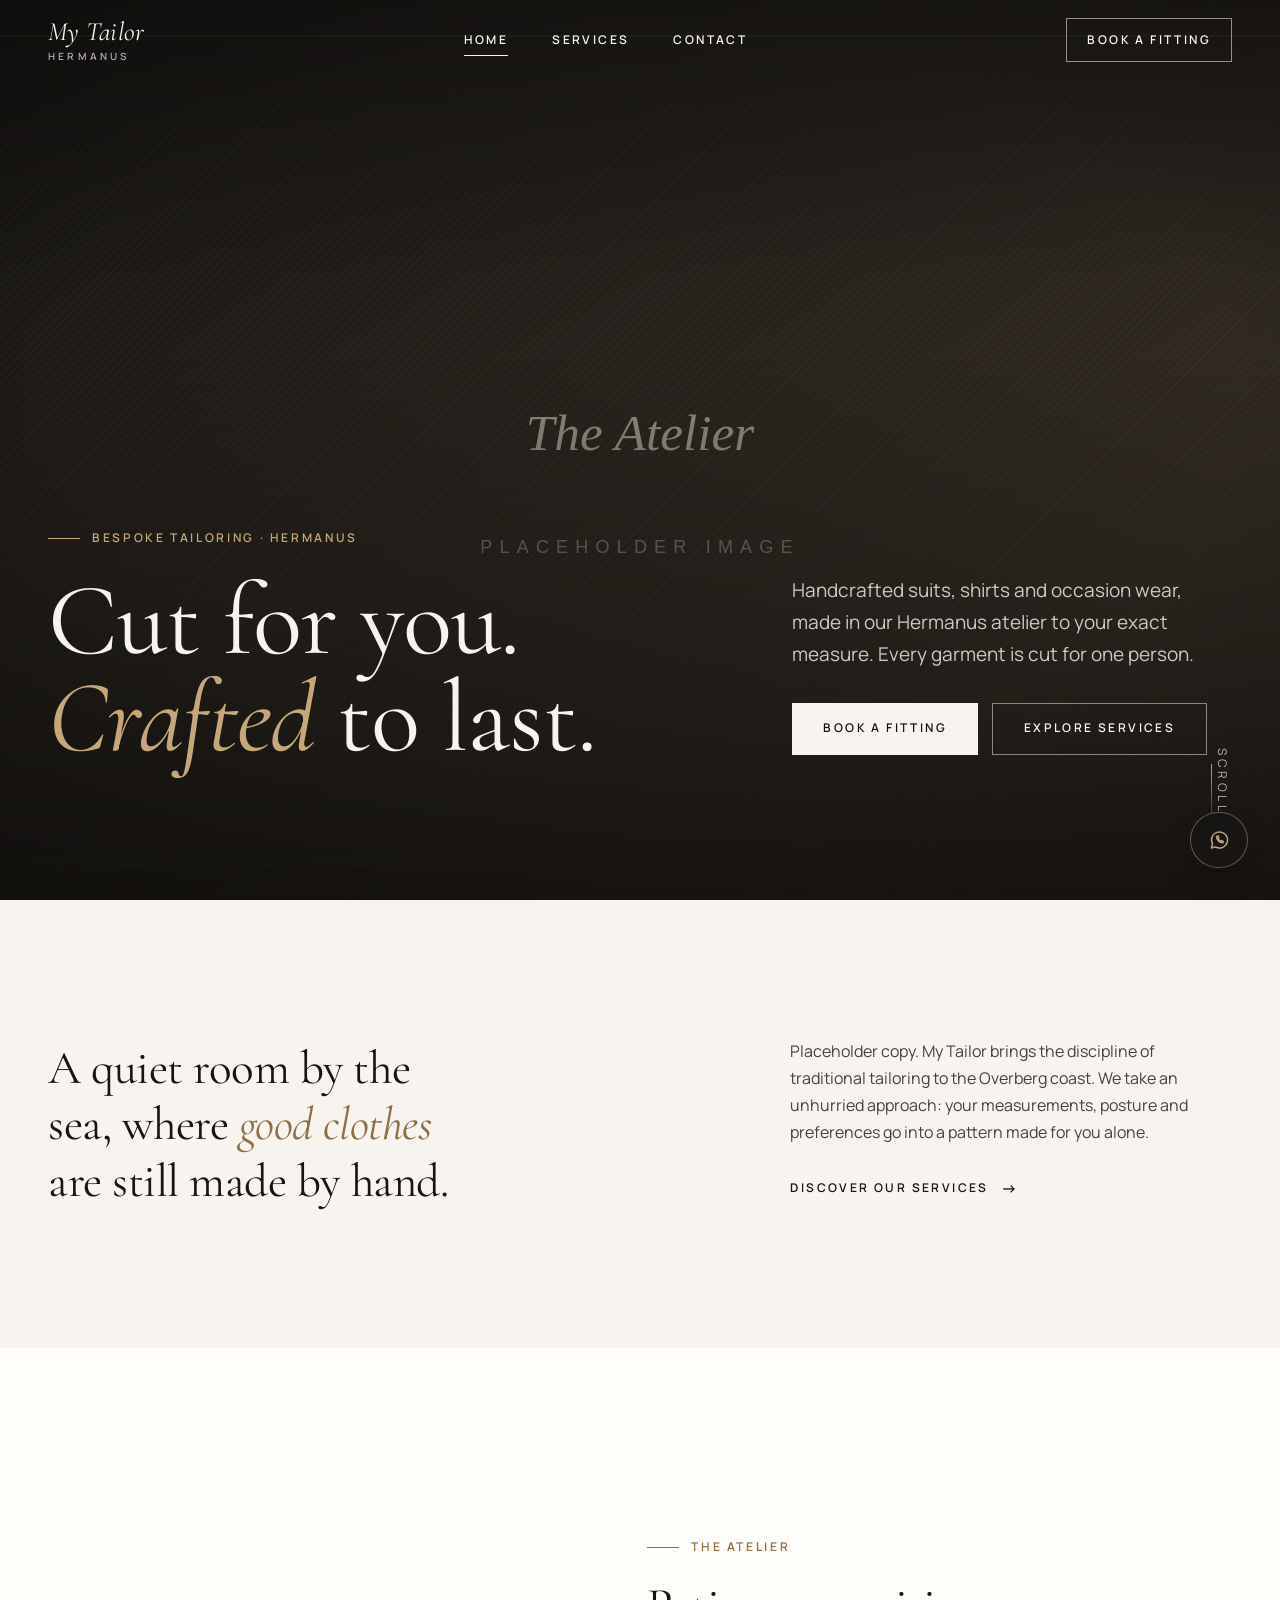
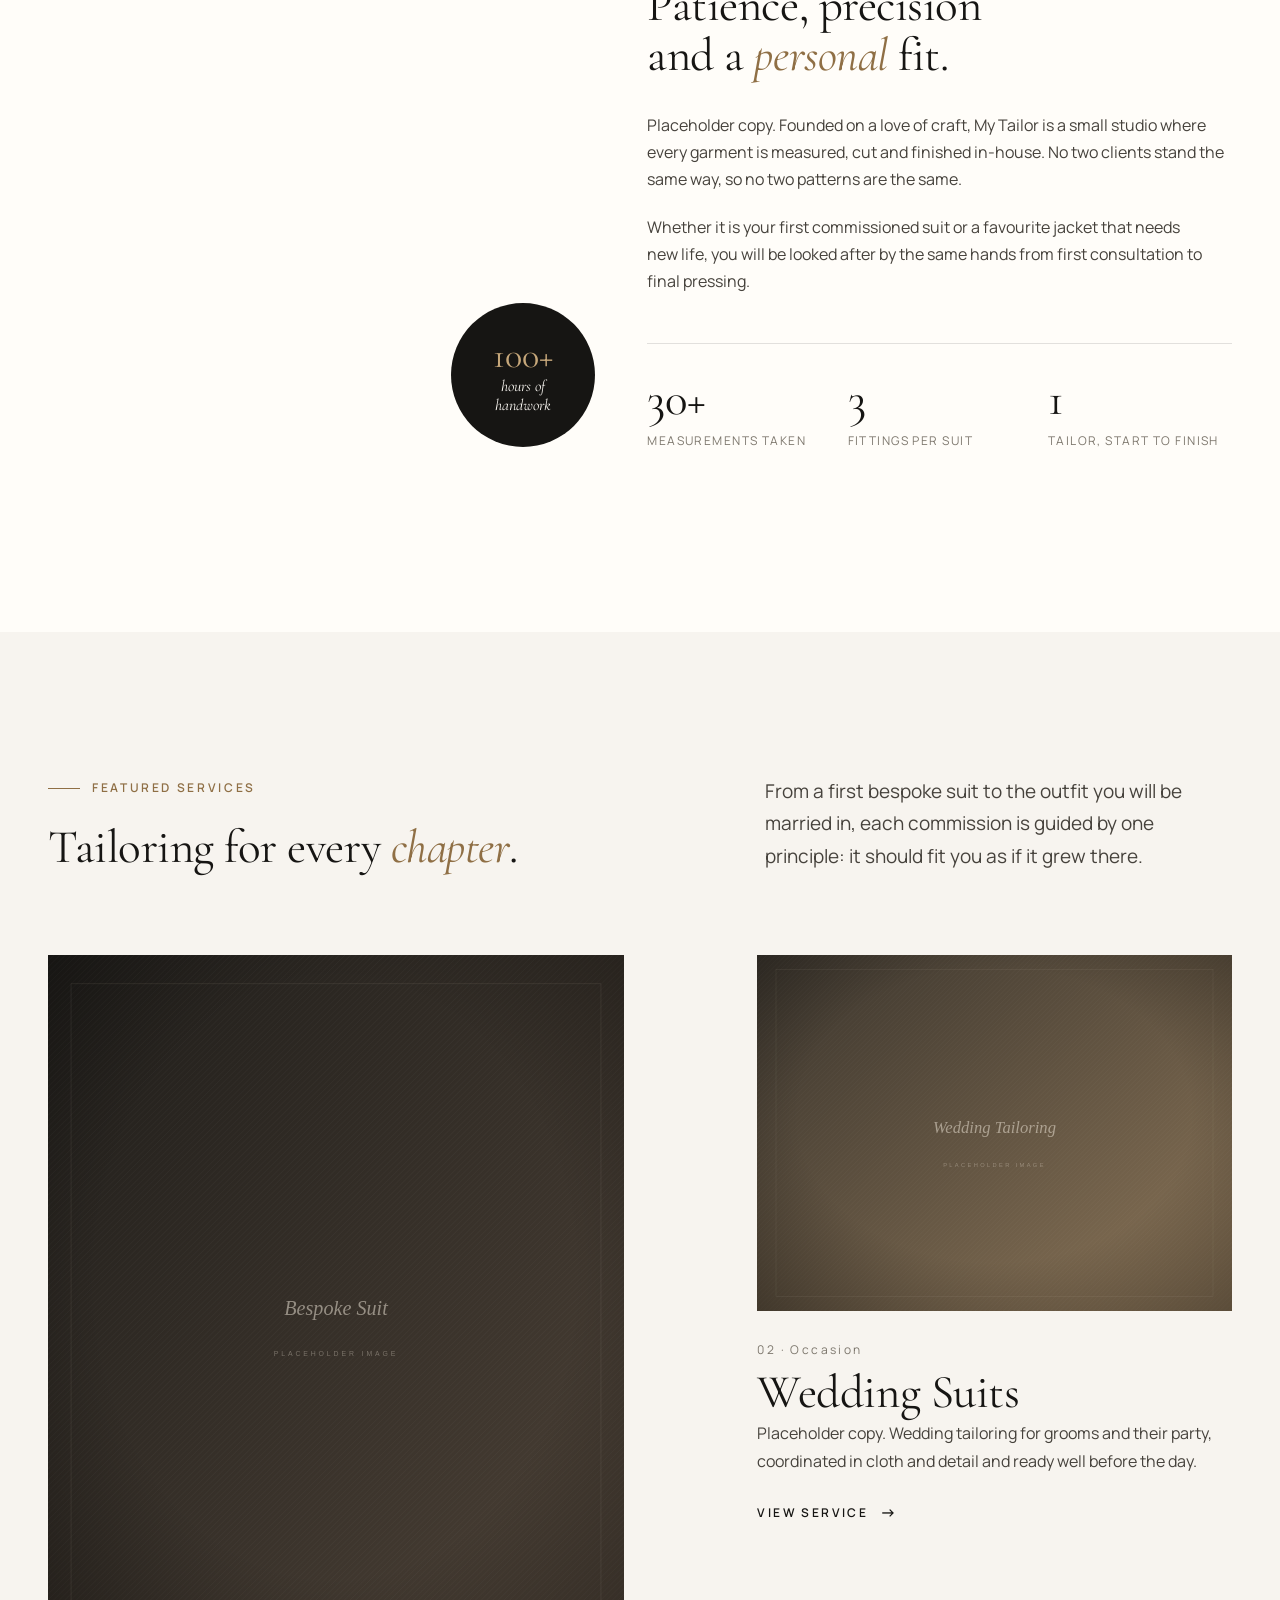
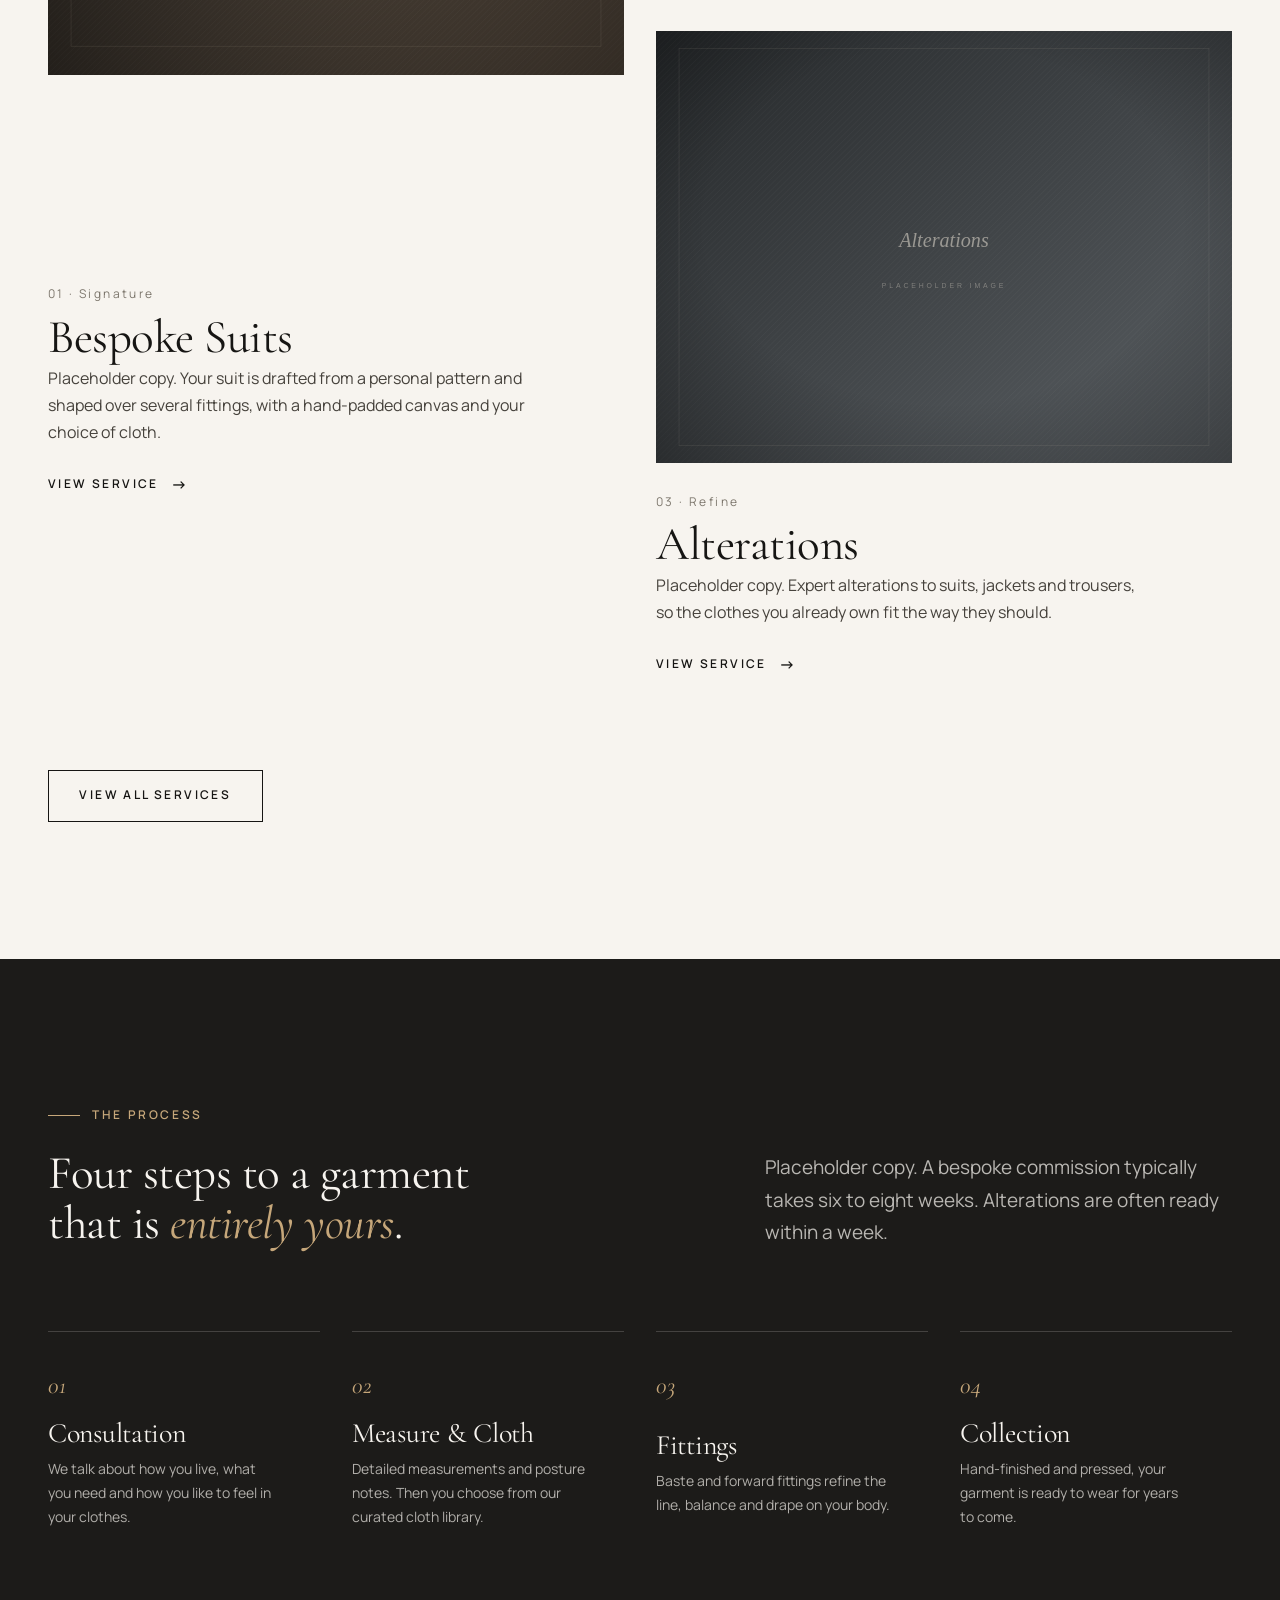
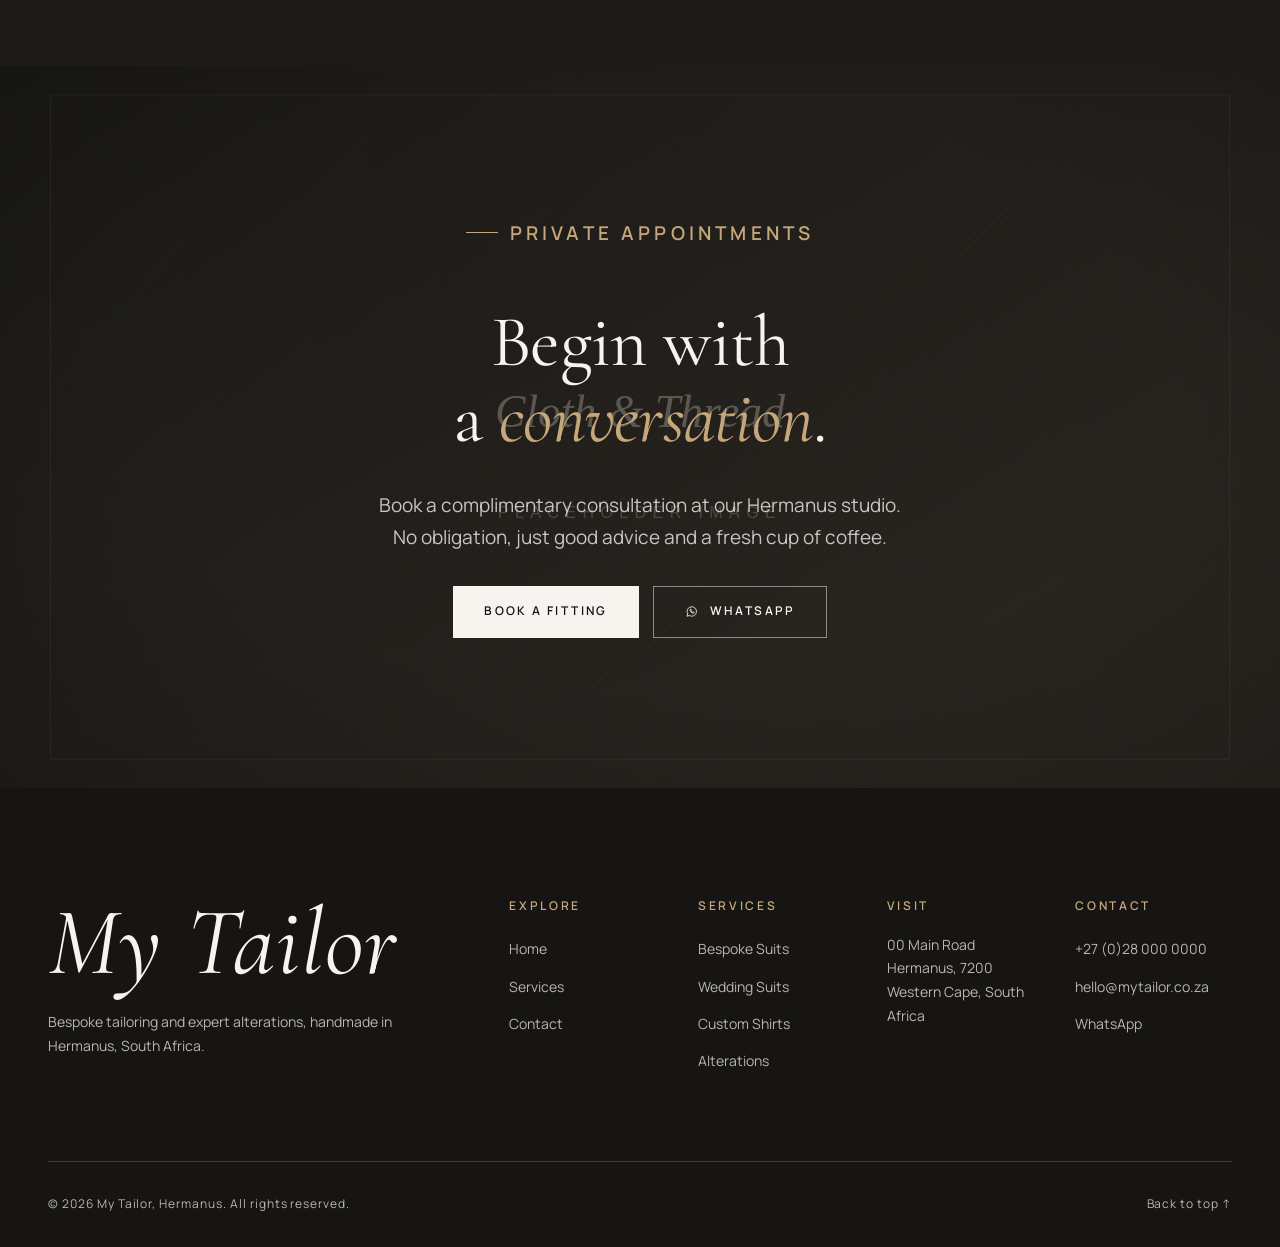
<file: index.html>
<!doctype html>
<html lang="en-ZA">
<head>
  <meta charset="utf-8">
  <meta name="viewport" content="width=device-width, initial-scale=1, viewport-fit=cover">
  <script>document.documentElement.classList.add("js");</script>

  <!-- Primary SEO -->
  <title>My Tailor | Bespoke Tailor in Hermanus, South Africa</title>
  <meta name="description" content="My Tailor is a bespoke tailoring atelier in Hermanus. Handcrafted suits, wedding tailoring, custom shirts and expert alterations, cut to your exact measure.">
  <link rel="canonical" href="https://project-keaton.github.io/My-tailor-/">
  <meta name="robots" content="index, follow">
  <meta name="theme-color" content="#161513">
  <meta name="geo.region" content="ZA-WC">
  <meta name="geo.placename" content="Hermanus">

  <!-- Open Graph / Social -->
  <meta property="og:type" content="website">
  <meta property="og:locale" content="en_ZA">
  <meta property="og:site_name" content="My Tailor">
  <meta property="og:title" content="My Tailor | Bespoke Tailor in Hermanus">
  <meta property="og:description" content="Handcrafted suits, wedding tailoring and expert alterations, cut to your exact measure in Hermanus, South Africa.">
  <meta property="og:url" content="https://project-keaton.github.io/My-tailor-/">
  <meta property="og:image" content="https://project-keaton.github.io/My-tailor-/assets/images/og-image.png">
  <meta property="og:image:width" content="1200">
  <meta property="og:image:height" content="630">
  <meta property="og:image:alt" content="My Tailor, bespoke tailoring in Hermanus">
  <meta name="twitter:card" content="summary_large_image">
  <meta name="twitter:title" content="My Tailor | Bespoke Tailor in Hermanus">
  <meta name="twitter:description" content="Handcrafted suits, wedding tailoring and expert alterations in Hermanus, South Africa.">
  <meta name="twitter:image" content="https://project-keaton.github.io/My-tailor-/assets/images/og-image.png">

  <!-- Icons -->
  <link rel="icon" href="favicon.svg" type="image/svg+xml">

  <!-- Performance: preconnect fonts, preload hero image -->
  <link rel="preconnect" href="https://fonts.googleapis.com">
  <link rel="preconnect" href="https://fonts.gstatic.com" crossorigin>
  <link rel="stylesheet" href="https://fonts.googleapis.com/css2?family=Cormorant+Garamond:ital,wght@0,400;0,500;1,400&family=Manrope:wght@400;500;600&display=swap">
  <link rel="preload" as="image" href="assets/images/hero.svg" fetchpriority="high">
  <link rel="stylesheet" href="assets/css/styles.css">

  <!-- Local Business structured data -->
  <script type="application/ld+json">
  {
    "@context": "https://schema.org",
    "@type": ["LocalBusiness", "ClothingStore"],
    "@id": "https://project-keaton.github.io/My-tailor-/#business",
    "name": "My Tailor",
    "description": "Bespoke tailoring atelier in Hermanus offering handcrafted suits, wedding tailoring, corporate tailoring, custom shirts and expert alterations.",
    "url": "https://project-keaton.github.io/My-tailor-/",
    "logo": "https://project-keaton.github.io/My-tailor-/favicon.svg",
    "image": "https://project-keaton.github.io/My-tailor-/assets/images/og-image.png",
    "telephone": "+27280000000",
    "email": "hello@mytailor.co.za",
    "priceRange": "RR–RRR",
    "currenciesAccepted": "ZAR",
    "address": {
      "@type": "PostalAddress",
      "streetAddress": "00 Main Road",
      "addressLocality": "Hermanus",
      "addressRegion": "Western Cape",
      "postalCode": "7200",
      "addressCountry": "ZA"
    },
    "geo": { "@type": "GeoCoordinates", "latitude": -34.4187, "longitude": 19.2345 },
    "areaServed": ["Hermanus", "Overberg", "Western Cape"],
    "openingHoursSpecification": [
      { "@type": "OpeningHoursSpecification", "dayOfWeek": ["Monday","Tuesday","Wednesday","Thursday","Friday"], "opens": "09:00", "closes": "17:00" },
      { "@type": "OpeningHoursSpecification", "dayOfWeek": "Saturday", "opens": "09:00", "closes": "13:00" }
    ],
    "hasMap": "https://www.google.com/maps/search/?api=1&query=Hermanus%2C+South+Africa",
    "sameAs": []
  }
  </script>
</head>

<body class="page--home">
  <!-- Icon sprite -->
  <svg width="0" height="0" style="position:absolute" aria-hidden="true" focusable="false">
    <symbol id="i-wa" viewBox="0 0 24 24"><g fill="none" stroke="currentColor" stroke-width="1.5" stroke-linejoin="round"><path d="M3.6 20.4l1.3-4.3a8.6 8.6 0 1 1 3.1 3.1z"/><path d="M9.1 8.2c-.2 3.3 3.4 6.9 6.7 6.7l.9-1.5-2-1-.9.8a5 5 0 0 1-2.9-2.9l.8-.9-1-2z"/></g></symbol>
  </svg>

  <a class="skip-link" href="#main">Skip to content</a>

  <!-- ============ Header ============ -->
  <header class="site-header" data-header>
    <div class="container header-inner">
      <a class="brand" href="index.html" aria-label="My Tailor, home">
        <span class="brand-name">My Tailor</span>
        <span class="brand-sub">Hermanus</span>
      </a>

      <nav class="primary-nav" aria-label="Primary">
        <ul>
          <li><a href="index.html" aria-current="page">Home</a></li>
          <li><a href="services.html">Services</a></li>
          <li><a href="contact.html">Contact</a></li>
        </ul>
      </nav>

      <a class="btn btn--sm header-cta" href="contact.html">Book a Fitting</a>

      <button class="nav-toggle" type="button" aria-expanded="false" aria-controls="mobile-menu" aria-label="Open menu" data-nav-toggle>
        <span data-nav-label aria-hidden="true">Menu</span>
        <span class="nav-toggle__bars" aria-hidden="true"></span>
      </button>
    </div>
  </header>

  <div class="mobile-menu" id="mobile-menu">
    <nav aria-label="Mobile">
      <ul class="mobile-menu__list">
        <li><a href="index.html" aria-current="page">Home <span>01</span></a></li>
        <li><a href="services.html">Services <span>02</span></a></li>
        <li><a href="contact.html">Contact <span>03</span></a></li>
      </ul>
    </nav>
    <div class="mobile-menu__foot">
      <a class="btn btn--block" href="contact.html">Book a Fitting</a>
      <a class="btn btn--outline btn--block" href="https://wa.me/27000000000" target="_blank" rel="noopener">
        <svg aria-hidden="true"><use href="#i-wa"/></svg> WhatsApp Us
      </a>
      <p>00 Main Road, Hermanus · Mon–Sat by appointment</p>
    </div>
  </div>

  <main id="main">

    <!-- ============ Hero ============ -->
    <section class="hero" aria-labelledby="hero-title">
      <div class="hero__media">
        <!-- Replace with a real photograph. Suggested: 2400×1500 WebP with srcset. -->
        <img src="assets/images/hero.svg" alt="Master tailor chalking a suit jacket at a cutting table in the My Tailor atelier" width="1600" height="1000" fetchpriority="high" decoding="async">
      </div>

      <div class="container hero__inner">
        <div>
          <p class="eyebrow" data-reveal>Bespoke Tailoring · Hermanus</p>
          <h1 id="hero-title" data-reveal style="--delay:.1s">Cut for you. <em>Crafted</em> to last.</h1>
        </div>
        <div class="hero__side" data-reveal style="--delay:.25s">
          <p class="hero__lead">Handcrafted suits, shirts and occasion wear, made in our Hermanus atelier to your exact measure. Every garment is cut for one person.</p>
          <div class="btn-row" style="margin-top:2rem">
            <a class="btn btn--light" href="contact.html">Book a Fitting</a>
            <a class="btn btn--outline-light" href="services.html">Explore Services</a>
          </div>
        </div>
        <ul class="hero__meta" role="list" data-reveal style="--delay:.4s">
          <li>Est. Hermanus</li>
          <li>Private Fittings</li>
          <li>Hand-finished Detail</li>
        </ul>
      </div>
      <span class="scroll-cue" aria-hidden="true">Scroll</span>
    </section>

    <!-- ============ Intro statement ============ -->
    <section class="section" aria-labelledby="intro-title">
      <div class="container intro-grid">
        <h2 id="intro-title" class="statement" data-reveal>A quiet room by the sea, where <em>good clothes</em> are still made by hand.</h2>
        <div class="prose" data-reveal style="--delay:.15s">
          <p>Placeholder copy. My Tailor brings the discipline of traditional tailoring to the Overberg coast. We take an unhurried approach: your measurements, posture and preferences go into a pattern made for you alone.</p>
          <a class="link-arrow" href="services.html">Discover our services</a>
        </div>
      </div>
    </section>

    <!-- ============ About ============ -->
    <section class="section section--paper" aria-labelledby="about-title">
      <div class="container about">
        <div class="about__media" data-reveal>
          <div class="media" data-reveal="mask">
            <img src="assets/images/about.svg" alt="Close-up of a tailor's hands hand-stitching a jacket lapel" width="900" height="1125" loading="lazy" decoding="async">
          </div>
          <p class="about__badge" aria-hidden="true"><span><strong>100+</strong>hours of<br>handwork</span></p>
        </div>

        <div>
          <p class="eyebrow" data-reveal>The Atelier</p>
          <h2 id="about-title" data-reveal>Patience, precision and a <em>personal</em> fit.</h2>
          <div class="prose" style="margin-top:2rem;--delay:.1s" data-reveal>
            <p>Placeholder copy. Founded on a love of craft, My Tailor is a small studio where every garment is measured, cut and finished in-house. No two clients stand the same way, so no two patterns are the same.</p>
            <p>Whether it is your first commissioned suit or a favourite jacket that needs new life, you will be looked after by the same hands from first consultation to final pressing.</p>
          </div>

          <ul class="stats" data-reveal>
            <li><strong>30+</strong><span>Measurements taken</span></li>
            <li><strong>3</strong><span>Fittings per suit</span></li>
            <li><strong>1</strong><span>Tailor, start to finish</span></li>
          </ul>
        </div>
      </div>
    </section>

    <!-- ============ Featured services ============ -->
    <section class="section" aria-labelledby="featured-title">
      <div class="container">
        <div class="section-head">
          <div>
            <p class="eyebrow" data-reveal>Featured Services</p>
            <h2 id="featured-title" data-reveal>Tailoring for every <em>chapter</em>.</h2>
          </div>
          <p class="lead" data-reveal style="--delay:.1s">From a first bespoke suit to the outfit you will be married in, each commission is guided by one principle: it should fit you as if it grew there.</p>
        </div>

        <div class="featured">
          <article class="feature feature--tall" data-reveal>
            <a href="services.html#bespoke-suits" class="media feature__media" tabindex="-1" aria-hidden="true">
              <img src="assets/images/feature-bespoke.svg" alt="" width="1000" height="1250" loading="lazy" decoding="async">
            </a>
            <div>
              <span class="feature__num">01 · Signature</span>
              <h3><a href="services.html#bespoke-suits">Bespoke Suits</a></h3>
              <p>Placeholder copy. Your suit is drafted from a personal pattern and shaped over several fittings, with a hand-padded canvas and your choice of cloth.</p>
              <a class="link-arrow" href="services.html#bespoke-suits" style="margin-top:1rem">View service<span class="visually-hidden">: Bespoke Suits</span></a>
            </div>
          </article>

          <article class="feature feature--a" data-reveal style="--delay:.1s">
            <a href="services.html#wedding-suits" class="media feature__media" tabindex="-1" aria-hidden="true">
              <img src="assets/images/feature-wedding.svg" alt="" width="1000" height="750" loading="lazy" decoding="async">
            </a>
            <div>
              <span class="feature__num">02 · Occasion</span>
              <h3><a href="services.html#wedding-suits">Wedding Suits</a></h3>
              <p>Placeholder copy. Wedding tailoring for grooms and their party, coordinated in cloth and detail and ready well before the day.</p>
              <a class="link-arrow" href="services.html#wedding-suits" style="margin-top:1rem">View service<span class="visually-hidden">: Wedding Suits</span></a>
            </div>
          </article>

          <article class="feature feature--b" data-reveal style="--delay:.2s">
            <a href="services.html#suit-alterations" class="media feature__media" tabindex="-1" aria-hidden="true">
              <img src="assets/images/feature-alterations.svg" alt="" width="1000" height="750" loading="lazy" decoding="async">
            </a>
            <div>
              <span class="feature__num">03 · Refine</span>
              <h3><a href="services.html#suit-alterations">Alterations</a></h3>
              <p>Placeholder copy. Expert alterations to suits, jackets and trousers, so the clothes you already own fit the way they should.</p>
              <a class="link-arrow" href="services.html#suit-alterations" style="margin-top:1rem">View service<span class="visually-hidden">: Alterations</span></a>
            </div>
          </article>
        </div>

        <div style="margin-top:clamp(3rem,2rem + 4vw,6rem)" data-reveal>
          <a class="btn btn--outline" href="services.html">View All Services</a>
        </div>
      </div>
    </section>

    <!-- ============ Process ============ -->
    <section class="section section--dark" aria-labelledby="process-title">
      <div class="container">
        <div class="section-head">
          <div>
            <p class="eyebrow" data-reveal>The Process</p>
            <h2 id="process-title" data-reveal>Four steps to a garment that is <em>entirely yours</em>.</h2>
          </div>
          <p class="lead" data-reveal style="--delay:.1s">Placeholder copy. A bespoke commission typically takes six to eight weeks. Alterations are often ready within a week.</p>
        </div>

        <ol class="process">
          <li data-reveal>
            <div>
              <h3>Consultation</h3>
              <p>We talk about how you live, what you need and how you like to feel in your clothes.</p>
            </div>
          </li>
          <li data-reveal style="--delay:.08s">
            <div>
              <h3>Measure &amp; Cloth</h3>
              <p>Detailed measurements and posture notes. Then you choose from our curated cloth library.</p>
            </div>
          </li>
          <li data-reveal style="--delay:.16s">
            <div>
              <h3>Fittings</h3>
              <p>Baste and forward fittings refine the line, balance and drape on your body.</p>
            </div>
          </li>
          <li data-reveal style="--delay:.24s">
            <div>
              <h3>Collection</h3>
              <p>Hand-finished and pressed, your garment is ready to wear for years to come.</p>
            </div>
          </li>
        </ol>
      </div>
    </section>

    <!-- ============ CTA ============ -->
    <section class="cta-band cta-band--center" aria-labelledby="cta-title">
      <div class="cta-band__media">
        <img src="assets/images/cta.svg" alt="" width="1600" height="900" loading="lazy" decoding="async">
      </div>
      <div class="container cta-band__inner">
        <p class="eyebrow" data-reveal>Private Appointments</p>
        <h2 id="cta-title" data-reveal>Begin with a <em>conversation</em>.</h2>
        <p data-reveal style="--delay:.1s">Book a complimentary consultation at our Hermanus studio. No obligation, just good advice and a fresh cup of coffee.</p>
        <div class="btn-row" data-reveal style="--delay:.2s;justify-content:center">
          <a class="btn btn--light" href="contact.html">Book a Fitting</a>
          <a class="btn btn--outline-light" href="https://wa.me/27000000000" target="_blank" rel="noopener">
            <svg aria-hidden="true"><use href="#i-wa"/></svg> WhatsApp
          </a>
        </div>
      </div>
    </section>

  </main>

  <!-- ============ Footer ============ -->
  <footer class="site-footer">
    <div class="container">
      <div class="footer-top">
        <div class="footer-brand">
          <a href="index.html" class="brand-name" aria-label="My Tailor, home">My Tailor</a>
          <p>Bespoke tailoring and expert alterations, handmade in Hermanus, South Africa.</p>
        </div>

        <div class="footer-cols">
          <nav class="footer-col" aria-labelledby="f-nav">
            <h2 id="f-nav">Explore</h2>
            <ul>
              <li><a href="index.html">Home</a></li>
              <li><a href="services.html">Services</a></li>
              <li><a href="contact.html">Contact</a></li>
            </ul>
          </nav>
          <nav class="footer-col" aria-labelledby="f-services">
            <h2 id="f-services">Services</h2>
            <ul>
              <li><a href="services.html#bespoke-suits">Bespoke Suits</a></li>
              <li><a href="services.html#wedding-suits">Wedding Suits</a></li>
              <li><a href="services.html#custom-shirts">Custom Shirts</a></li>
              <li><a href="services.html#suit-alterations">Alterations</a></li>
            </ul>
          </nav>
          <div class="footer-col">
            <h2>Visit</h2>
            <address>00 Main Road<br>Hermanus, 7200<br>Western Cape, South Africa</address>
          </div>
          <div class="footer-col">
            <h2>Contact</h2>
            <ul>
              <li><a href="tel:+27280000000">+27 (0)28 000 0000</a></li>
              <li><a href="mailto:hello@mytailor.co.za">hello@mytailor.co.za</a></li>
              <li><a href="https://wa.me/27000000000" target="_blank" rel="noopener">WhatsApp</a></li>
            </ul>
          </div>
        </div>
      </div>

      <div class="footer-bottom">
        <p>© <span data-year>2026</span> My Tailor, Hermanus. All rights reserved.</p>
        <a href="#main">Back to top ↑</a>
      </div>
    </div>
  </footer>

  <!-- Floating WhatsApp -->
  <a class="whatsapp-float" href="https://wa.me/27000000000?text=Hi%20My%20Tailor%2C%20I%27d%20like%20to%20book%20a%20fitting." target="_blank" rel="noopener" aria-label="Chat with My Tailor on WhatsApp">
    <svg aria-hidden="true"><use href="#i-wa"/></svg>
    <span class="whatsapp-float__label" aria-hidden="true">Chat with us</span>
  </a>

  <script src="assets/js/main.js" defer></script>
</body>
</html>
</file>
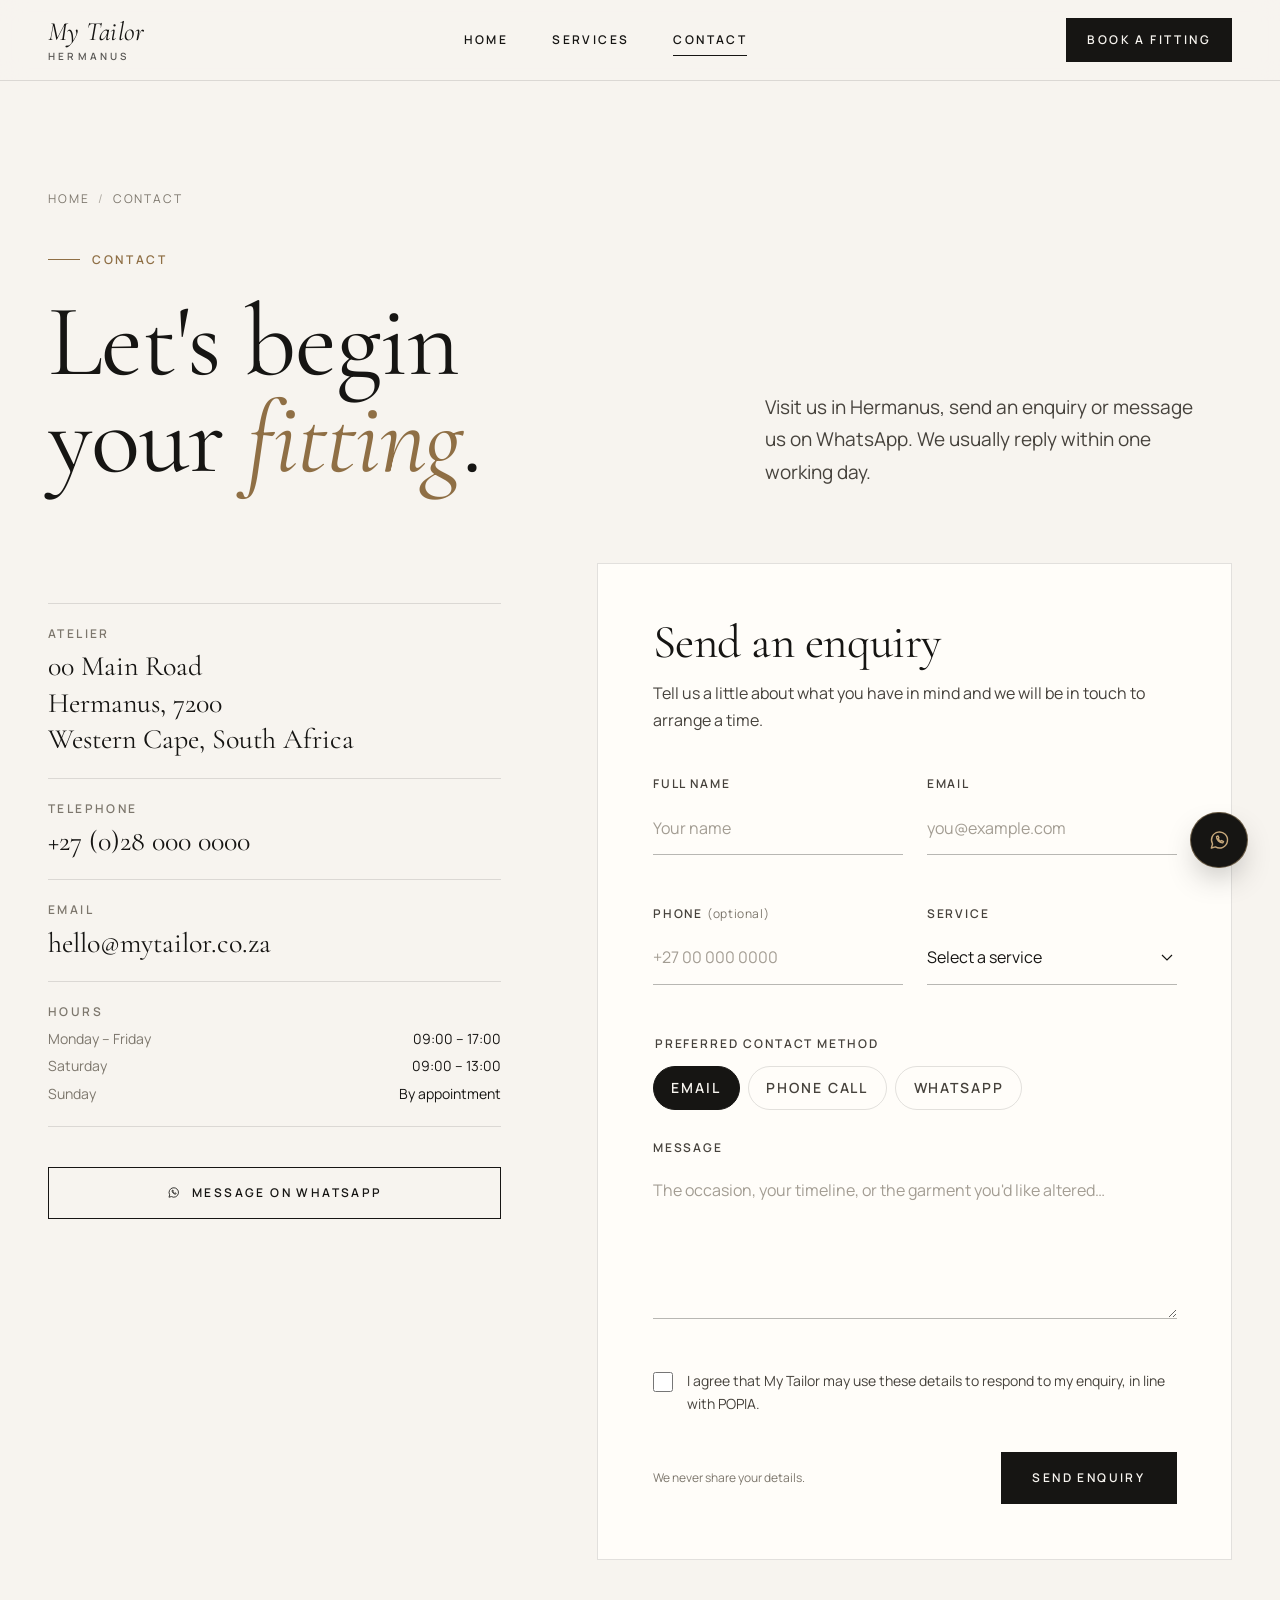
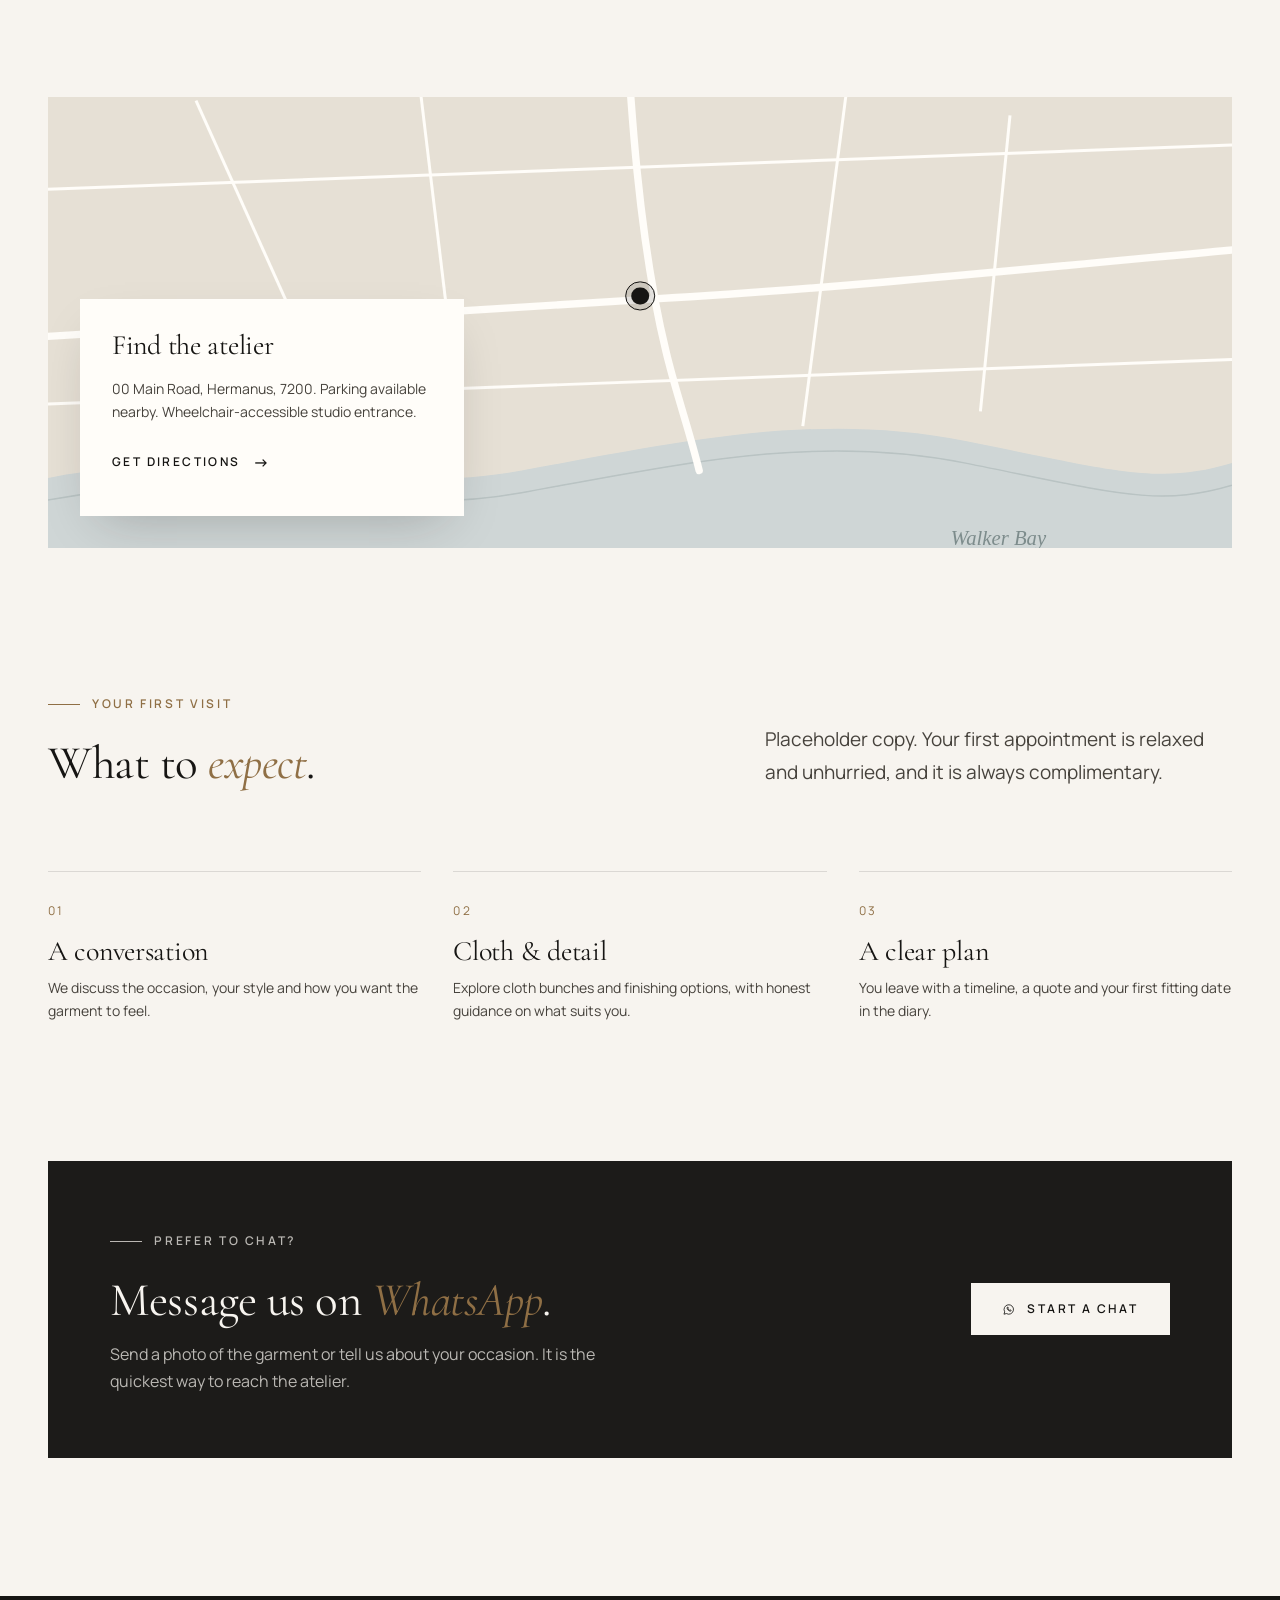
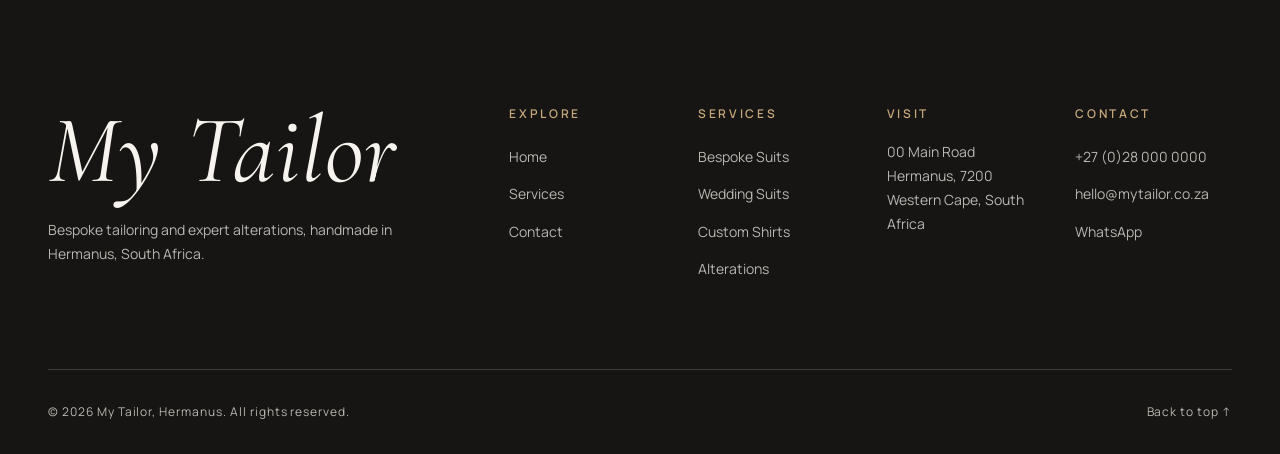
<file: contact.html>
<!doctype html>
<html lang="en-ZA">
<head>
  <meta charset="utf-8">
  <meta name="viewport" content="width=device-width, initial-scale=1, viewport-fit=cover">
  <script>document.documentElement.classList.add("js");</script>

  <title>Contact &amp; Book a Fitting | My Tailor, Hermanus</title>
  <meta name="description" content="Book a private fitting with My Tailor in Hermanus, Western Cape. Call, email, WhatsApp or send an enquiry for bespoke suits, wedding tailoring and alterations.">
  <link rel="canonical" href="https://project-keaton.github.io/My-tailor-/contact.html">
  <meta name="robots" content="index, follow">
  <meta name="theme-color" content="#161513">

  <meta property="og:type" content="website">
  <meta property="og:locale" content="en_ZA">
  <meta property="og:site_name" content="My Tailor">
  <meta property="og:title" content="Book a Fitting | My Tailor, Hermanus">
  <meta property="og:description" content="Private fittings in Hermanus. Call, email or WhatsApp My Tailor.">
  <meta property="og:url" content="https://project-keaton.github.io/My-tailor-/contact.html">
  <meta property="og:image" content="https://project-keaton.github.io/My-tailor-/assets/images/og-image.png">
  <meta property="og:image:width" content="1200">
  <meta property="og:image:height" content="630">
  <meta property="og:image:alt" content="My Tailor, bespoke tailoring in Hermanus">
  <meta name="twitter:card" content="summary_large_image">
  <meta name="twitter:title" content="Book a Fitting | My Tailor, Hermanus">
  <meta name="twitter:description" content="Private fittings in Hermanus. Call, email or WhatsApp My Tailor.">
  <meta name="twitter:image" content="https://project-keaton.github.io/My-tailor-/assets/images/og-image.png">

  <link rel="icon" href="favicon.svg" type="image/svg+xml">
  <link rel="preconnect" href="https://fonts.googleapis.com">
  <link rel="preconnect" href="https://fonts.gstatic.com" crossorigin>
  <link rel="stylesheet" href="https://fonts.googleapis.com/css2?family=Cormorant+Garamond:ital,wght@0,400;0,500;1,400&family=Manrope:wght@400;500;600&display=swap">
  <link rel="stylesheet" href="assets/css/styles.css">

  <script type="application/ld+json">
  {
    "@context": "https://schema.org",
    "@graph": [
      {
        "@type": "ContactPage",
        "name": "Contact My Tailor",
        "url": "https://project-keaton.github.io/My-tailor-/contact.html",
        "about": { "@id": "https://project-keaton.github.io/My-tailor-/#business" }
      },
      {
        "@type": "BreadcrumbList",
        "itemListElement": [
          { "@type": "ListItem", "position": 1, "name": "Home", "item": "https://project-keaton.github.io/My-tailor-/" },
          { "@type": "ListItem", "position": 2, "name": "Contact", "item": "https://project-keaton.github.io/My-tailor-/contact.html" }
        ]
      },
      {
        "@type": ["LocalBusiness", "ClothingStore"],
        "@id": "https://project-keaton.github.io/My-tailor-/#business",
        "name": "My Tailor",
        "url": "https://project-keaton.github.io/My-tailor-/",
        "image": "https://project-keaton.github.io/My-tailor-/assets/images/og-image.png",
        "telephone": "+27280000000",
        "email": "hello@mytailor.co.za",
        "priceRange": "RR–RRR",
        "address": { "@type": "PostalAddress", "streetAddress": "00 Main Road", "addressLocality": "Hermanus", "addressRegion": "Western Cape", "postalCode": "7200", "addressCountry": "ZA" },
        "geo": { "@type": "GeoCoordinates", "latitude": -34.4187, "longitude": 19.2345 },
        "openingHoursSpecification": [
          { "@type": "OpeningHoursSpecification", "dayOfWeek": ["Monday","Tuesday","Wednesday","Thursday","Friday"], "opens": "09:00", "closes": "17:00" },
          { "@type": "OpeningHoursSpecification", "dayOfWeek": "Saturday", "opens": "09:00", "closes": "13:00" }
        ],
        "contactPoint": {
          "@type": "ContactPoint",
          "telephone": "+27280000000",
          "contactType": "customer service",
          "areaServed": "ZA",
          "availableLanguage": ["English", "Afrikaans"]
        }
      }
    ]
  }
  </script>
</head>

<body class="page--inner">
  <svg width="0" height="0" style="position:absolute" aria-hidden="true" focusable="false">
    <symbol id="i-wa" viewBox="0 0 24 24"><g fill="none" stroke="currentColor" stroke-width="1.5" stroke-linejoin="round"><path d="M3.6 20.4l1.3-4.3a8.6 8.6 0 1 1 3.1 3.1z"/><path d="M9.1 8.2c-.2 3.3 3.4 6.9 6.7 6.7l.9-1.5-2-1-.9.8a5 5 0 0 1-2.9-2.9l.8-.9-1-2z"/></g></symbol>
  </svg>

  <a class="skip-link" href="#main">Skip to content</a>

  <!-- ============ Header ============ -->
  <header class="site-header" data-header>
    <div class="container header-inner">
      <a class="brand" href="index.html" aria-label="My Tailor, home">
        <span class="brand-name">My Tailor</span>
        <span class="brand-sub">Hermanus</span>
      </a>
      <nav class="primary-nav" aria-label="Primary">
        <ul>
          <li><a href="index.html">Home</a></li>
          <li><a href="services.html">Services</a></li>
          <li><a href="contact.html" aria-current="page">Contact</a></li>
        </ul>
      </nav>
      <a class="btn btn--sm header-cta" href="#enquiry">Book a Fitting</a>
      <button class="nav-toggle" type="button" aria-expanded="false" aria-controls="mobile-menu" aria-label="Open menu" data-nav-toggle>
        <span data-nav-label aria-hidden="true">Menu</span>
        <span class="nav-toggle__bars" aria-hidden="true"></span>
      </button>
    </div>
  </header>

  <div class="mobile-menu" id="mobile-menu">
    <nav aria-label="Mobile">
      <ul class="mobile-menu__list">
        <li><a href="index.html">Home <span>01</span></a></li>
        <li><a href="services.html">Services <span>02</span></a></li>
        <li><a href="contact.html" aria-current="page">Contact <span>03</span></a></li>
      </ul>
    </nav>
    <div class="mobile-menu__foot">
      <a class="btn btn--block" href="#enquiry">Book a Fitting</a>
      <a class="btn btn--outline btn--block" href="https://wa.me/27000000000" target="_blank" rel="noopener">
        <svg aria-hidden="true"><use href="#i-wa"/></svg> WhatsApp Us
      </a>
      <p>00 Main Road, Hermanus · Mon–Sat by appointment</p>
    </div>
  </div>

  <main id="main">

    <!-- ============ Page hero ============ -->
    <section class="page-hero" aria-labelledby="page-title">
      <div class="container">
        <nav class="breadcrumb" aria-label="Breadcrumb">
          <ol>
            <li><a href="index.html">Home</a></li>
            <li aria-current="page">Contact</li>
          </ol>
        </nav>
        <div class="page-hero__grid">
          <div>
            <p class="eyebrow" data-reveal>Contact</p>
            <h1 id="page-title" data-reveal style="--delay:.08s">Let's begin your <em>fitting</em>.</h1>
          </div>
          <p class="lead" data-reveal style="--delay:.16s">Visit us in Hermanus, send an enquiry or message us on WhatsApp. We usually reply within one working day.</p>
        </div>
      </div>
    </section>

    <!-- ============ Contact info + form ============ -->
    <section class="section" style="padding-top:0" aria-label="Contact details and enquiry form">
      <div class="container contact-grid">

        <div class="contact-info" data-reveal>
          <h2 class="visually-hidden">Contact details</h2>
          <ul class="contact-list" role="list">
            <li>
              <span class="label">Atelier</span>
              <address>00 Main Road<br>Hermanus, 7200<br>Western Cape, South Africa</address>
            </li>
            <li>
              <span class="label">Telephone</span>
              <a href="tel:+27280000000">+27 (0)28 000 0000</a>
            </li>
            <li>
              <span class="label">Email</span>
              <a href="mailto:hello@mytailor.co.za">hello@mytailor.co.za</a>
            </li>
            <li>
              <span class="label">Hours</span>
              <dl class="hours">
                <dt>Monday – Friday</dt><dd>09:00 – 17:00</dd>
                <dt>Saturday</dt><dd>09:00 – 13:00</dd>
                <dt>Sunday</dt><dd>By appointment</dd>
              </dl>
            </li>
          </ul>
          <a class="btn btn--outline btn--block" href="https://wa.me/27000000000?text=Hi%20My%20Tailor%2C%20I%27d%20like%20to%20book%20a%20fitting." target="_blank" rel="noopener">
            <svg aria-hidden="true"><use href="#i-wa"/></svg> Message on WhatsApp
          </a>
        </div>

        <div class="form-panel" id="enquiry" data-reveal style="--delay:.1s">
          <h2>Send an enquiry</h2>
          <p>Tell us a little about what you have in mind and we will be in touch to arrange a time.</p>

          <!-- UI only: connect `action` to your form handler (e.g. Formspree, Netlify Forms, or a server endpoint) -->
          <form class="contact-form" action="#" method="post" novalidate data-contact-form>
            <div class="form-grid">
              <div class="field">
                <label for="name">Full name</label>
                <input id="name" name="name" type="text" autocomplete="name" required placeholder="Your name" aria-describedby="name-error">
                <span class="field__error" id="name-error" aria-live="polite"></span>
              </div>

              <div class="field">
                <label for="email">Email</label>
                <input id="email" name="email" type="email" autocomplete="email" inputmode="email" required placeholder="you@example.com" aria-describedby="email-error">
                <span class="field__error" id="email-error" aria-live="polite"></span>
              </div>

              <div class="field">
                <label for="phone">Phone <span class="optional">(optional)</span></label>
                <input id="phone" name="phone" type="tel" autocomplete="tel" inputmode="tel" pattern="[0-9+()\s\-]{7,20}" placeholder="+27 00 000 0000" aria-describedby="phone-error">
                <span class="field__error" id="phone-error" aria-live="polite"></span>
              </div>

              <div class="field">
                <label for="service">Service</label>
                <select id="service" name="service" required aria-describedby="service-error">
                  <option value="" selected disabled>Select a service</option>
                  <option value="bespoke-suits">Bespoke Suits</option>
                  <option value="suit-alterations">Suit Alterations</option>
                  <option value="wedding-suits">Wedding Suits</option>
                  <option value="corporate-tailoring">Corporate Tailoring</option>
                  <option value="jacket-alterations">Jacket Alterations</option>
                  <option value="trouser-adjustments">Trouser Adjustments</option>
                  <option value="custom-shirts">Custom Shirts</option>
                  <option value="formal-wear">Formal Wear Tailoring</option>
                  <option value="clothing-repairs">Clothing Repairs</option>
                  <option value="made-to-measure">Made-to-Measure Garments</option>
                  <option value="other">Something else</option>
                </select>
                <span class="field__error" id="service-error" aria-live="polite"></span>
              </div>

              <fieldset class="field field--full choice-group">
                <legend>Preferred contact method</legend>
                <label class="choice"><input type="radio" name="contact-method" value="email" checked><span>Email</span></label>
                <label class="choice"><input type="radio" name="contact-method" value="phone"><span>Phone call</span></label>
                <label class="choice"><input type="radio" name="contact-method" value="whatsapp"><span>WhatsApp</span></label>
              </fieldset>

              <div class="field field--full">
                <label for="message">Message</label>
                <textarea id="message" name="message" rows="5" required placeholder="The occasion, your timeline, or the garment you'd like altered…" aria-describedby="message-error"></textarea>
                <span class="field__error" id="message-error" aria-live="polite"></span>
              </div>

              <div class="field--full consent-wrap">
                <label class="consent">
                  <input type="checkbox" name="consent" required aria-describedby="consent-error">
                  <span>I agree that My Tailor may use these details to respond to my enquiry, in line with POPIA.</span>
                </label>
                <span class="field__error" id="consent-error" aria-live="polite"></span>
              </div>
            </div>

            <div class="form-footer">
              <p class="form-note">We never share your details.</p>
              <button class="btn" type="submit"><span>Send Enquiry</span></button>
            </div>
          </form>

          <div class="form-success" data-form-success hidden tabindex="-1" role="status">
            <p class="eyebrow">Thank you</p>
            <h3>Your enquiry is on its way.</h3>
            <p>We will be in touch within one working day to arrange your fitting. For anything urgent, message us on WhatsApp.</p>
          </div>
        </div>

      </div>
    </section>

    <!-- ============ Map placeholder ============ -->
    <section aria-labelledby="map-title">
      <div class="container">
        <div class="map" data-reveal>
          <!-- Placeholder: swap for a Google Maps / Mapbox embed (lazy-load the iframe) -->
          <svg class="map__art" viewBox="0 0 1600 800" preserveAspectRatio="xMidYMid slice" aria-hidden="true" focusable="false">
            <rect width="1600" height="800" fill="#e6e0d5"/>
            <path d="M0 610 C 260 560 420 640 640 600 S 1040 520 1240 560 S 1500 620 1600 590 L1600 800 L0 800Z" fill="#cfd6d6"/>
            <path d="M0 640 C 260 590 420 670 640 630 S 1040 550 1240 590 S 1500 650 1600 620" fill="none" stroke="#b9c3c3" stroke-width="2"/>
            <g fill="none" stroke="#fffdf9" stroke-width="10" stroke-linecap="round">
              <path d="M-20 420 C 300 400 600 380 820 368 S 1300 330 1620 300"/>
              <path d="M780 -20 C 790 150 800 260 820 368 S 860 520 880 600"/>
            </g>
            <g fill="none" stroke="#fffdf9" stroke-width="4">
              <path d="M200 100 L 380 500"/><path d="M500 60 L 560 560"/><path d="M1080 80 L 1020 540"/>
              <path d="M1300 120 L 1260 520"/><path d="M0 220 L 1600 160"/><path d="M0 510 L 1600 450"/>
            </g>
            <text x="1220" y="700" font-family="Georgia,serif" font-style="italic" font-size="28" fill="#7d8c8c">Walker Bay</text>
          </svg>
          <div class="map__pin" aria-hidden="true">
            <span class="map__pin-dot"></span>
          </div>
          <div class="map__card">
            <h2 id="map-title">Find the atelier</h2>
            <p>00 Main Road, Hermanus, 7200. Parking available nearby. Wheelchair-accessible studio entrance.</p>
            <a class="link-arrow" href="https://www.google.com/maps/search/?api=1&amp;query=Hermanus%2C+South+Africa" target="_blank" rel="noopener">Get directions<span class="visually-hidden"> (opens Google Maps)</span></a>
          </div>
        </div>
      </div>
    </section>

    <!-- ============ What to expect ============ -->
    <section class="section" aria-labelledby="expect-title">
      <div class="container">
        <div class="section-head">
          <div>
            <p class="eyebrow" data-reveal>Your First Visit</p>
            <h2 id="expect-title" data-reveal>What to <em>expect</em>.</h2>
          </div>
          <p class="lead" data-reveal style="--delay:.1s">Placeholder copy. Your first appointment is relaxed and unhurried, and it is always complimentary.</p>
        </div>
        <ol class="visit-steps" role="list">
          <li data-reveal>
            <span class="step-num">01</span>
            <h3>A conversation</h3>
            <p>We discuss the occasion, your style and how you want the garment to feel.</p>
          </li>
          <li data-reveal style="--delay:.08s">
            <span class="step-num">02</span>
            <h3>Cloth &amp; detail</h3>
            <p>Explore cloth bunches and finishing options, with honest guidance on what suits you.</p>
          </li>
          <li data-reveal style="--delay:.16s">
            <span class="step-num">03</span>
            <h3>A clear plan</h3>
            <p>You leave with a timeline, a quote and your first fitting date in the diary.</p>
          </li>
        </ol>
      </div>
    </section>

    <!-- ============ WhatsApp CTA ============ -->
    <section class="section" style="padding-top:0" aria-labelledby="wa-title">
      <div class="container">
        <div class="wa-panel" data-reveal>
          <div>
            <p class="eyebrow">Prefer to chat?</p>
            <h2 id="wa-title">Message us on <em>WhatsApp</em>.</h2>
            <p style="margin-top:1rem">Send a photo of the garment or tell us about your occasion. It is the quickest way to reach the atelier.</p>
          </div>
          <a class="btn btn--light" href="https://wa.me/27000000000?text=Hi%20My%20Tailor%2C%20I%27d%20like%20to%20book%20a%20fitting." target="_blank" rel="noopener">
            <svg aria-hidden="true"><use href="#i-wa"/></svg> Start a Chat
          </a>
        </div>
      </div>
    </section>

  </main>

  <!-- ============ Footer ============ -->
  <footer class="site-footer">
    <div class="container">
      <div class="footer-top">
        <div class="footer-brand">
          <a href="index.html" class="brand-name" aria-label="My Tailor, home">My Tailor</a>
          <p>Bespoke tailoring and expert alterations, handmade in Hermanus, South Africa.</p>
        </div>
        <div class="footer-cols">
          <nav class="footer-col" aria-labelledby="f-nav">
            <h2 id="f-nav">Explore</h2>
            <ul>
              <li><a href="index.html">Home</a></li>
              <li><a href="services.html">Services</a></li>
              <li><a href="contact.html">Contact</a></li>
            </ul>
          </nav>
          <nav class="footer-col" aria-labelledby="f-services">
            <h2 id="f-services">Services</h2>
            <ul>
              <li><a href="services.html#bespoke-suits">Bespoke Suits</a></li>
              <li><a href="services.html#wedding-suits">Wedding Suits</a></li>
              <li><a href="services.html#custom-shirts">Custom Shirts</a></li>
              <li><a href="services.html#suit-alterations">Alterations</a></li>
            </ul>
          </nav>
          <div class="footer-col">
            <h2>Visit</h2>
            <address>00 Main Road<br>Hermanus, 7200<br>Western Cape, South Africa</address>
          </div>
          <div class="footer-col">
            <h2>Contact</h2>
            <ul>
              <li><a href="tel:+27280000000">+27 (0)28 000 0000</a></li>
              <li><a href="mailto:hello@mytailor.co.za">hello@mytailor.co.za</a></li>
              <li><a href="https://wa.me/27000000000" target="_blank" rel="noopener">WhatsApp</a></li>
            </ul>
          </div>
        </div>
      </div>
      <div class="footer-bottom">
        <p>© <span data-year>2026</span> My Tailor, Hermanus. All rights reserved.</p>
        <a href="#main">Back to top ↑</a>
      </div>
    </div>
  </footer>

  <a class="whatsapp-float" href="https://wa.me/27000000000?text=Hi%20My%20Tailor%2C%20I%27d%20like%20to%20book%20a%20fitting." target="_blank" rel="noopener" aria-label="Chat with My Tailor on WhatsApp">
    <svg aria-hidden="true"><use href="#i-wa"/></svg>
    <span class="whatsapp-float__label" aria-hidden="true">Chat with us</span>
  </a>

  <script src="assets/js/main.js" defer></script>
</body>
</html>
</file>
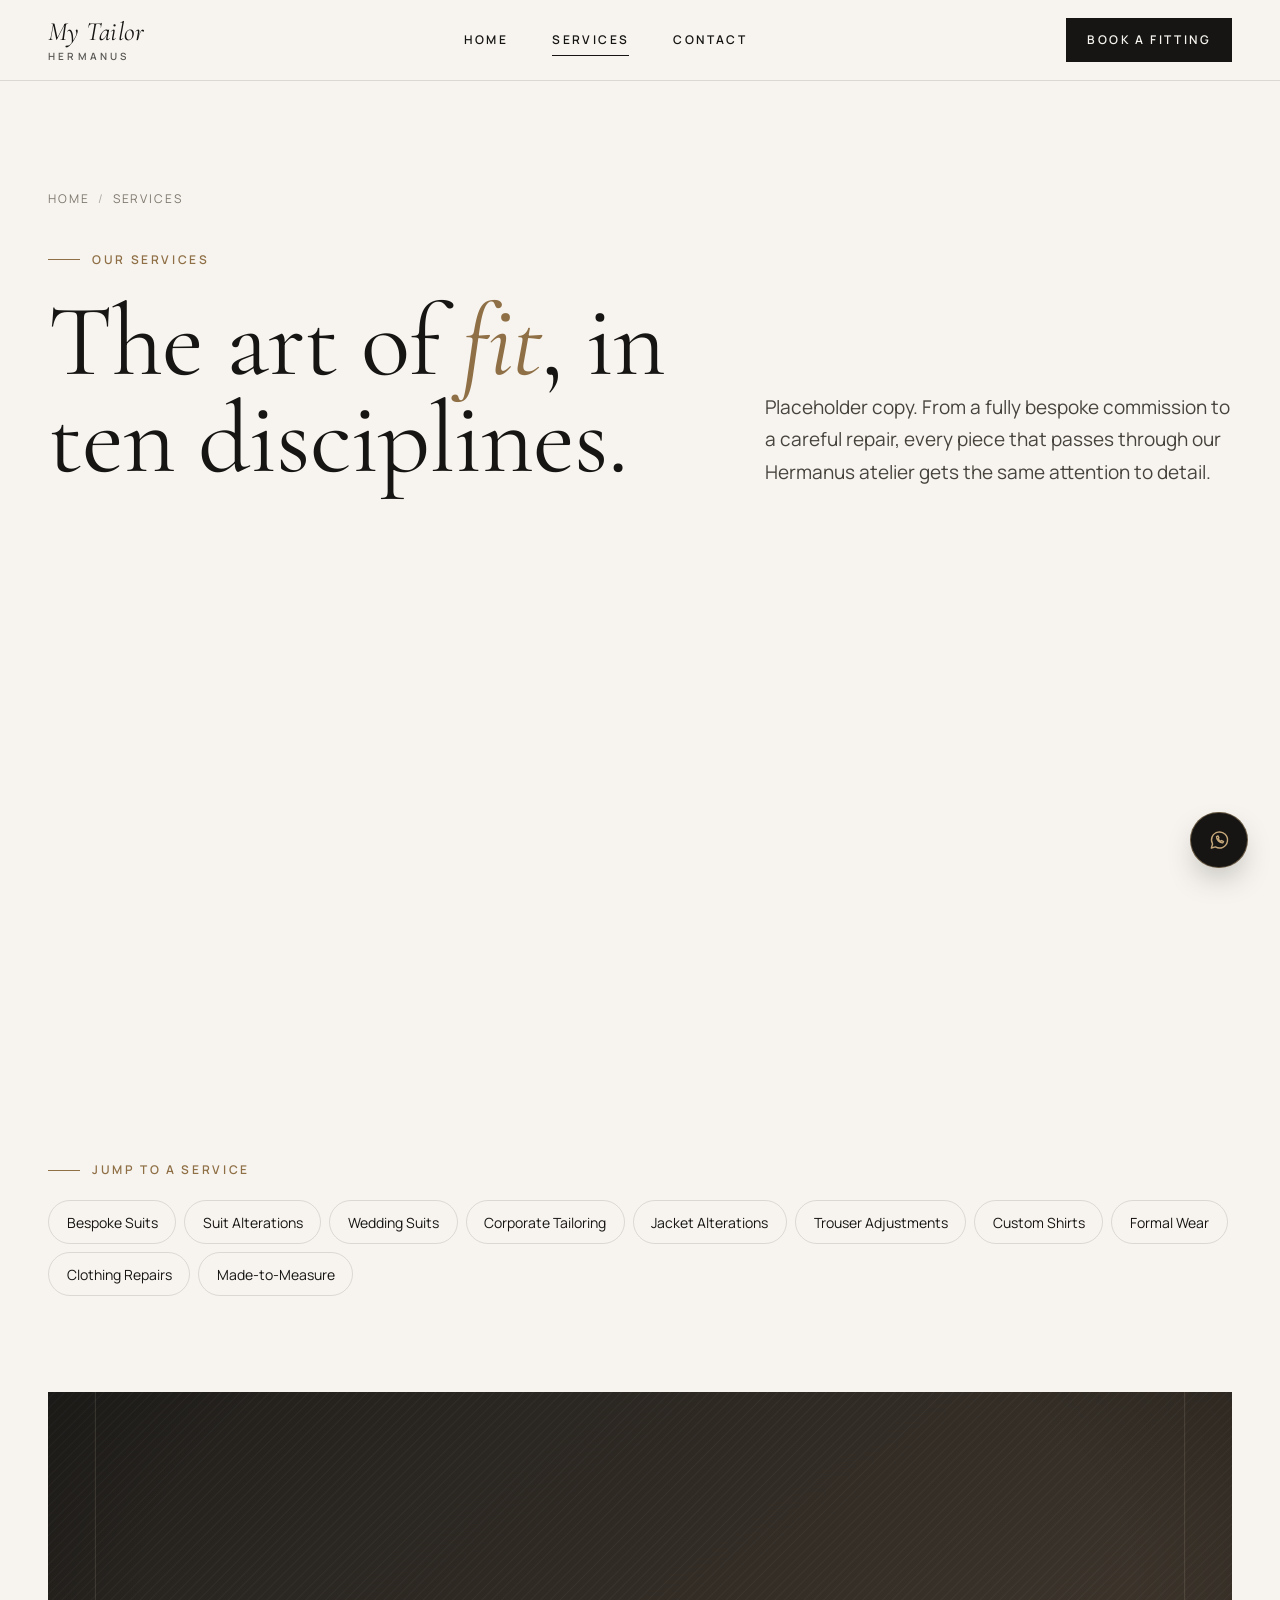
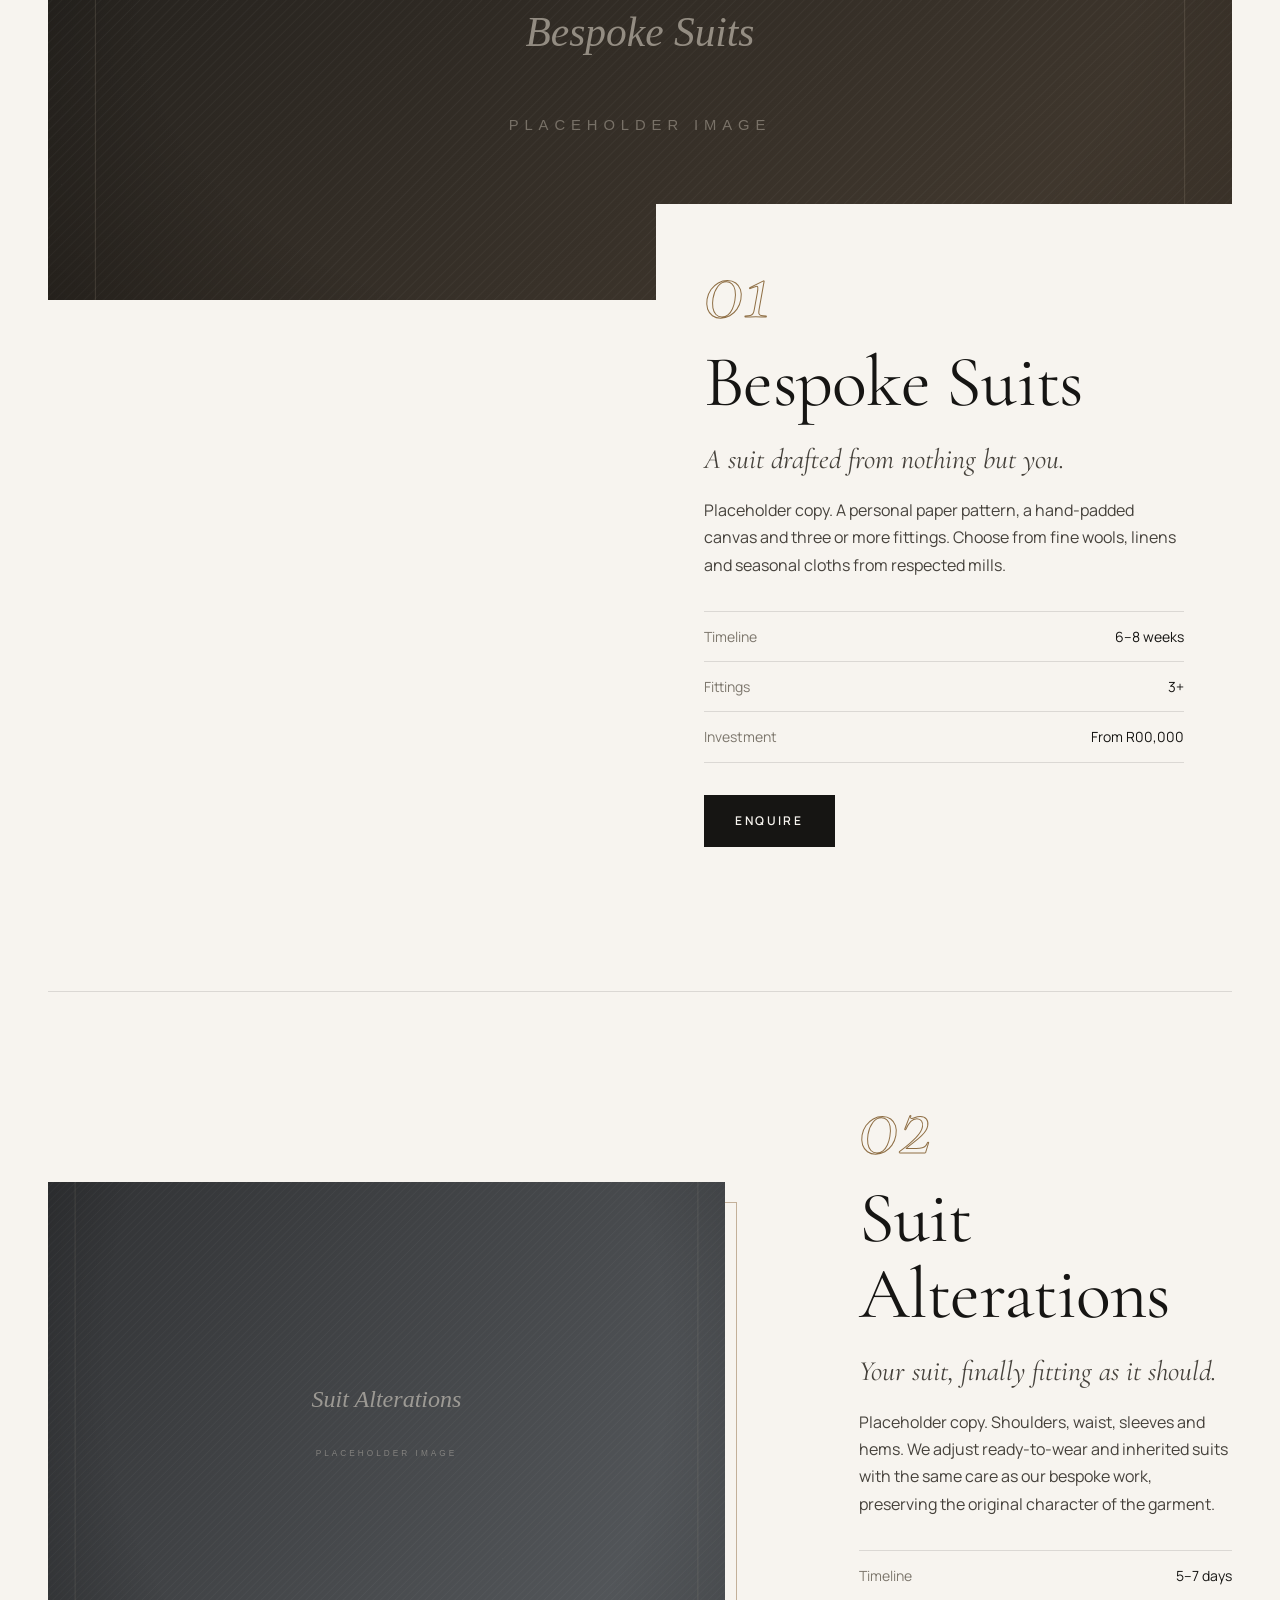
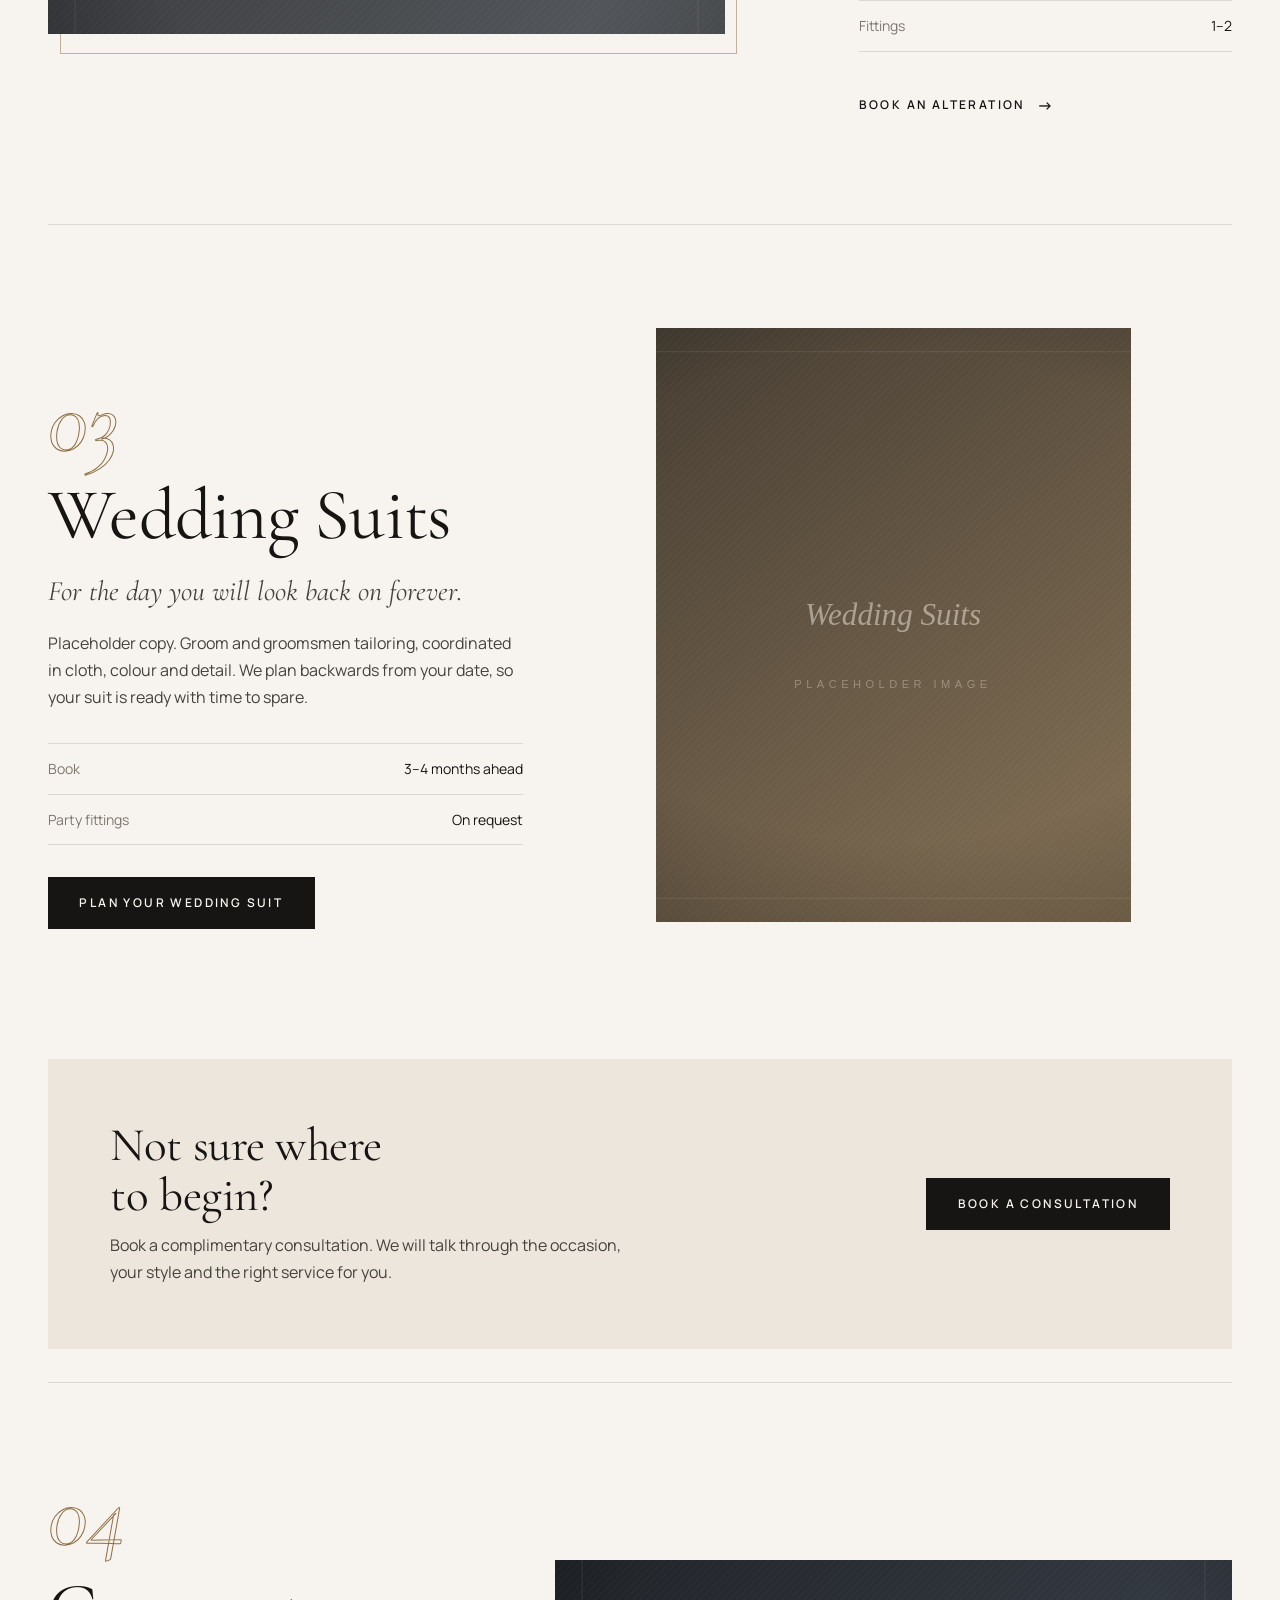
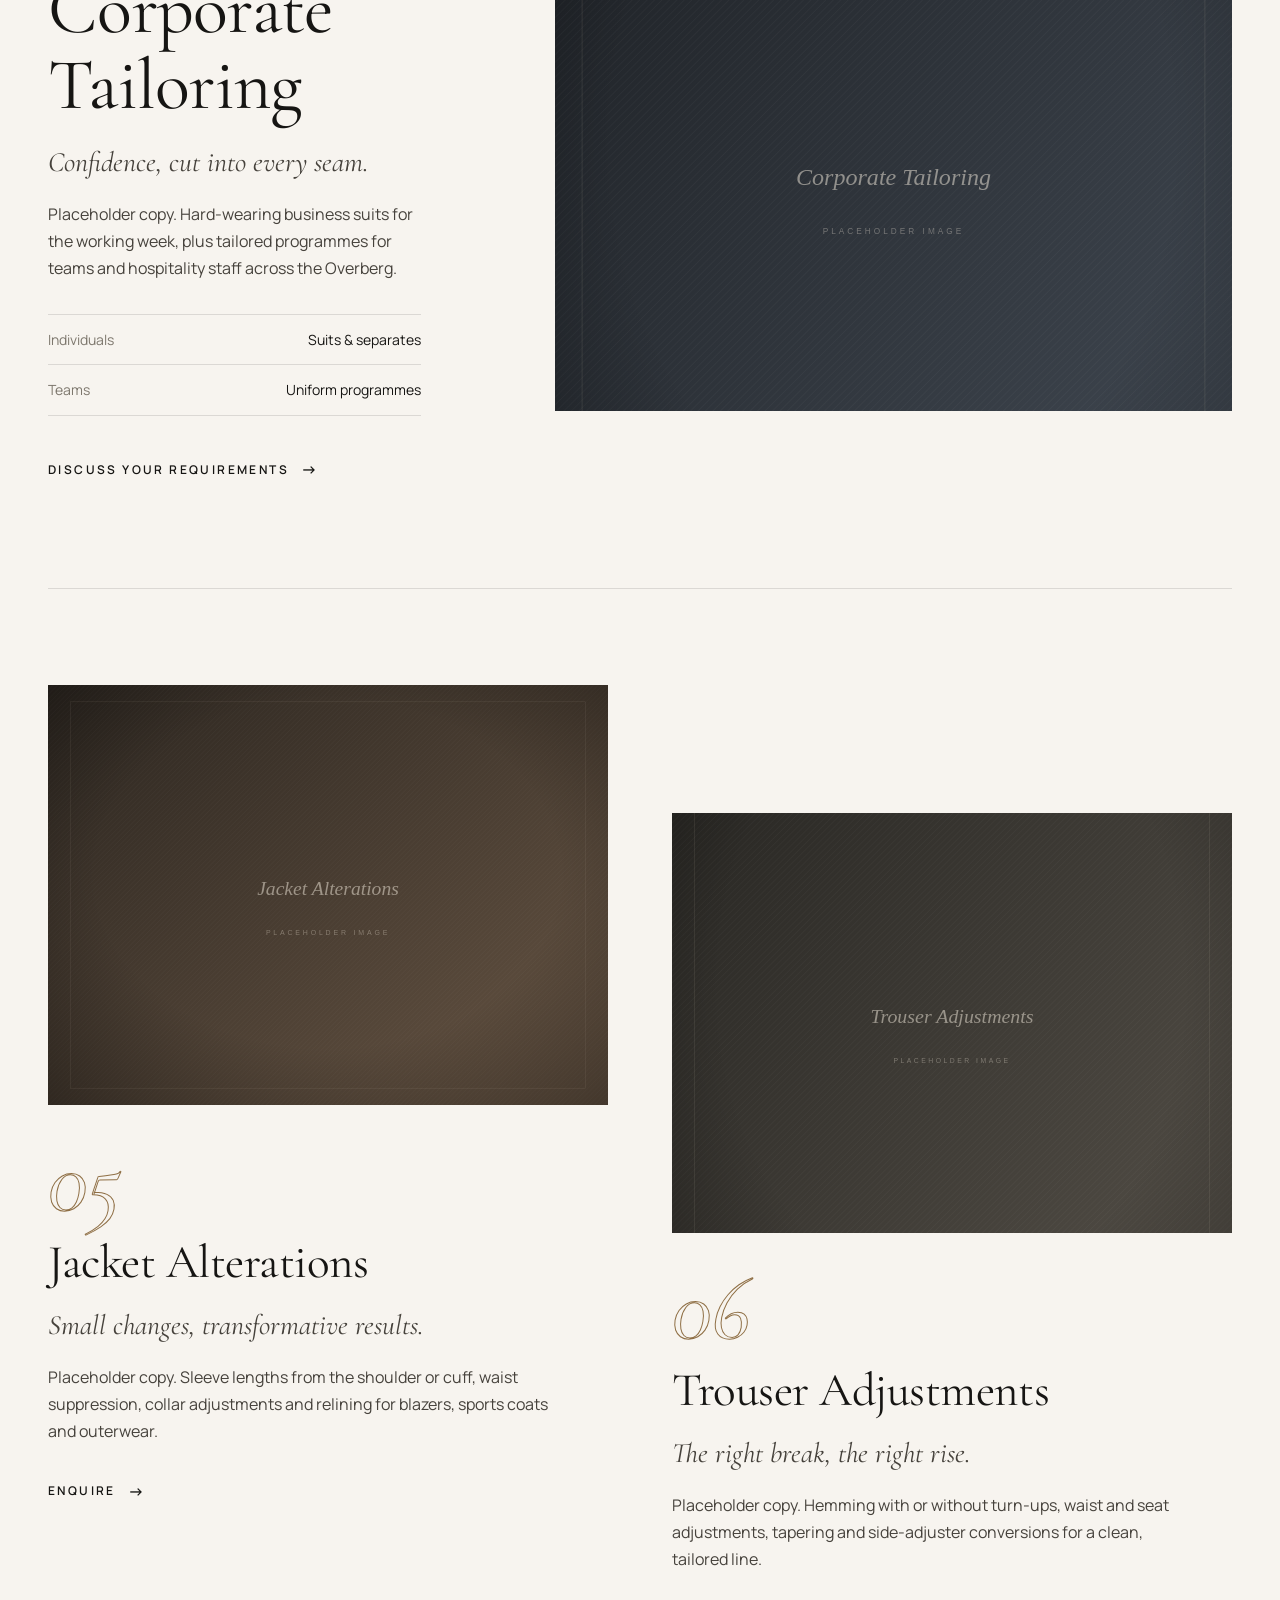
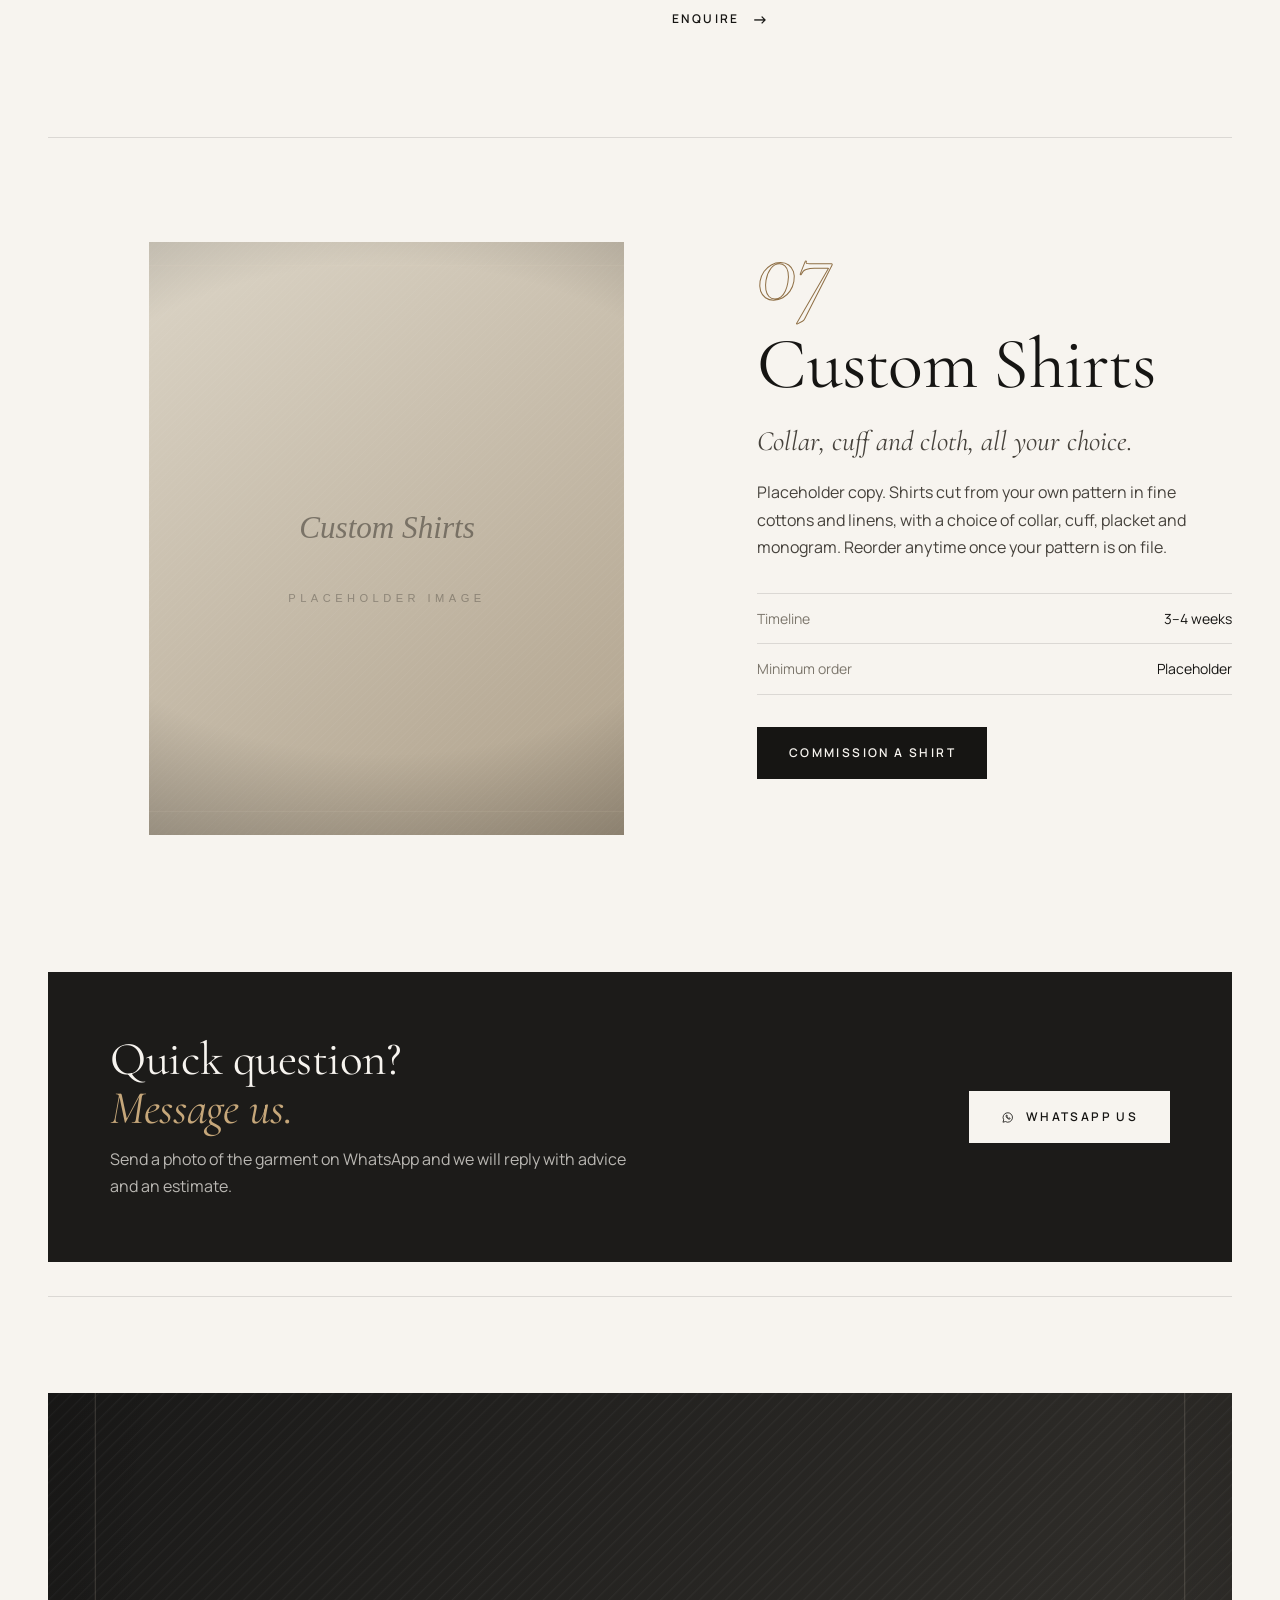
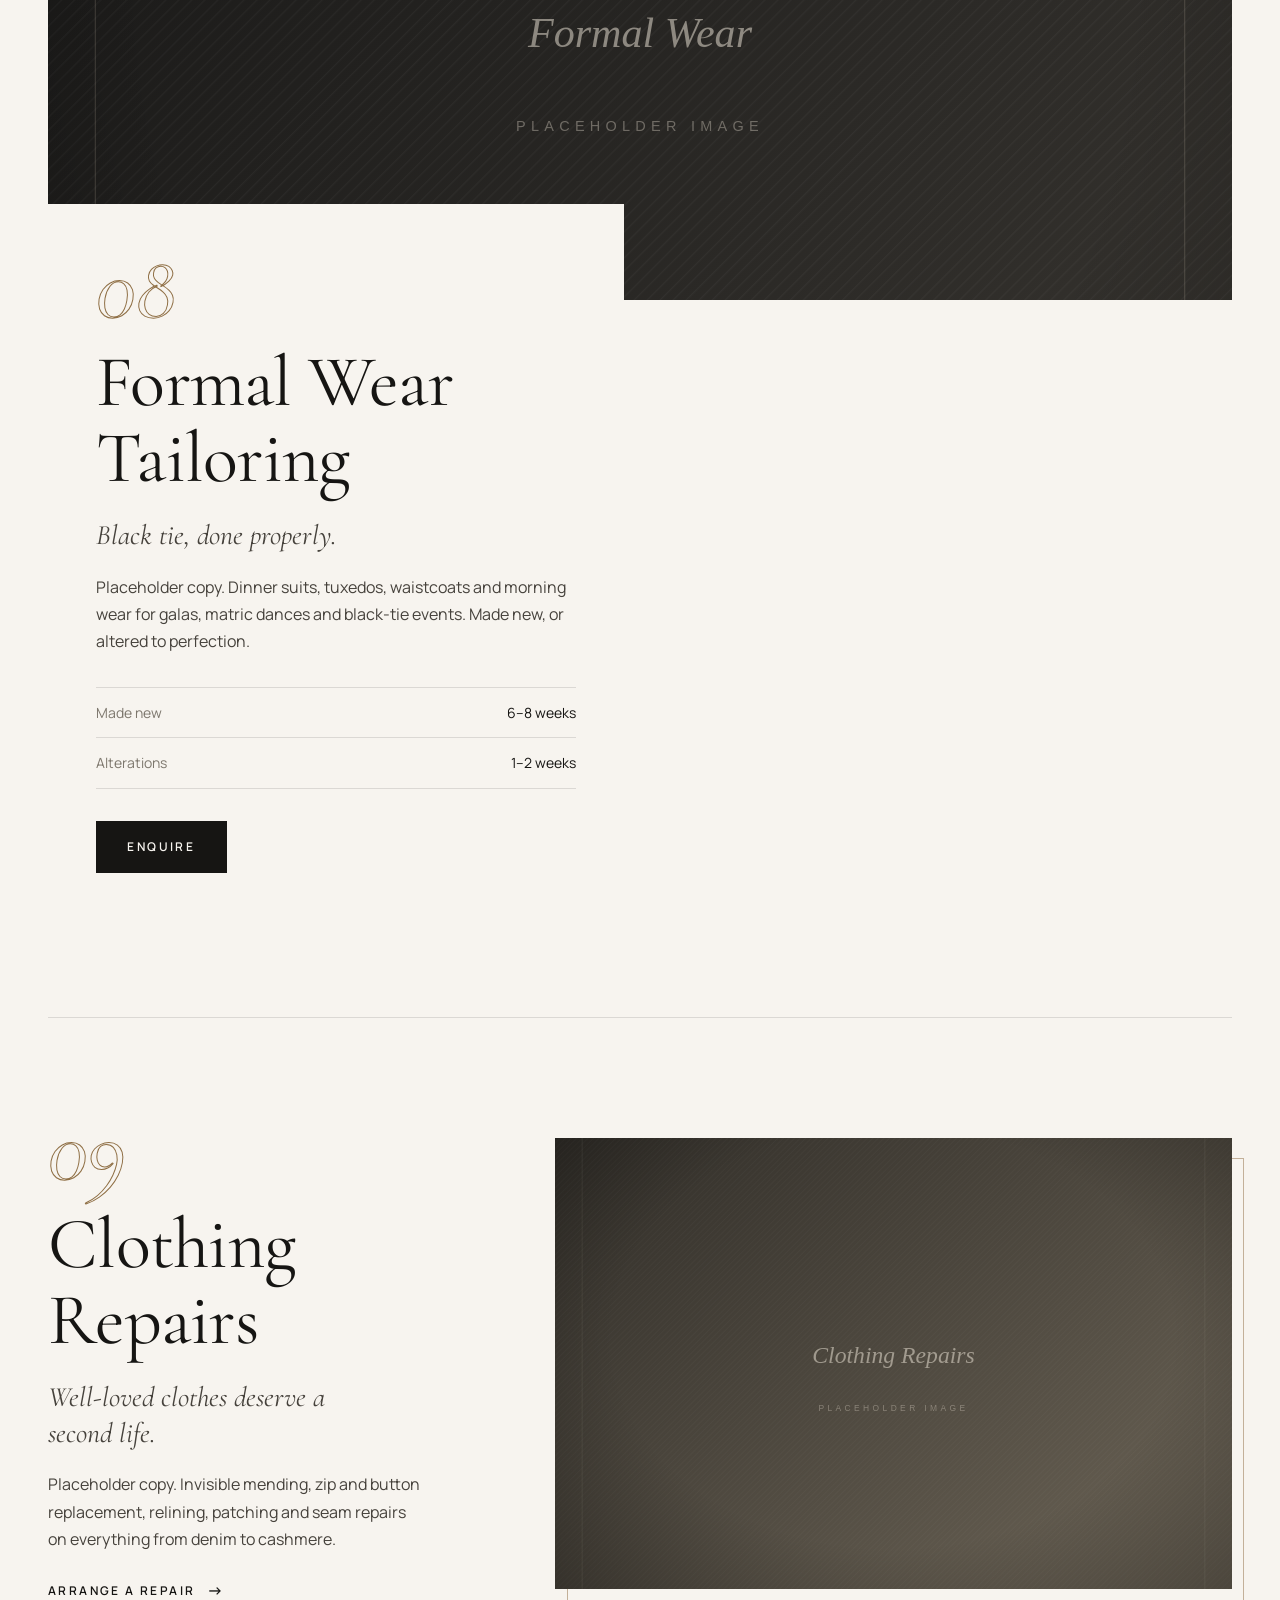
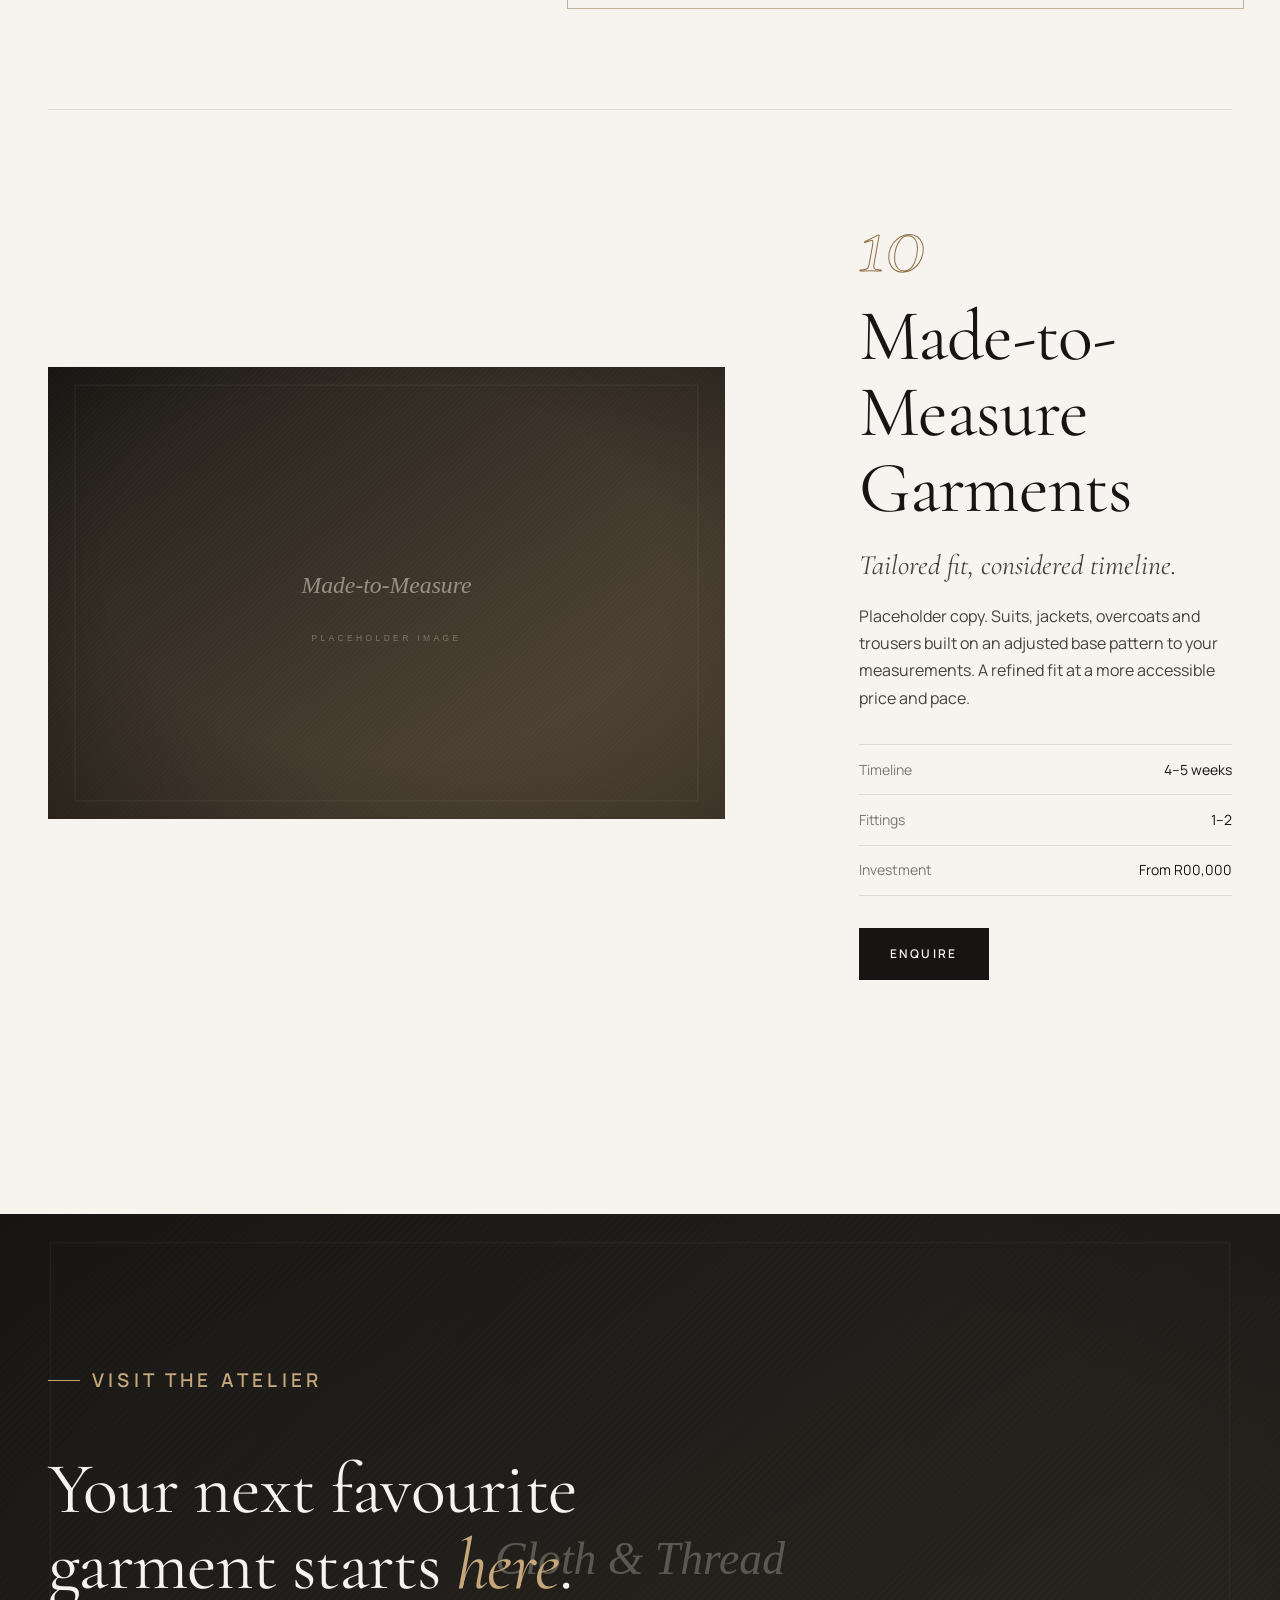
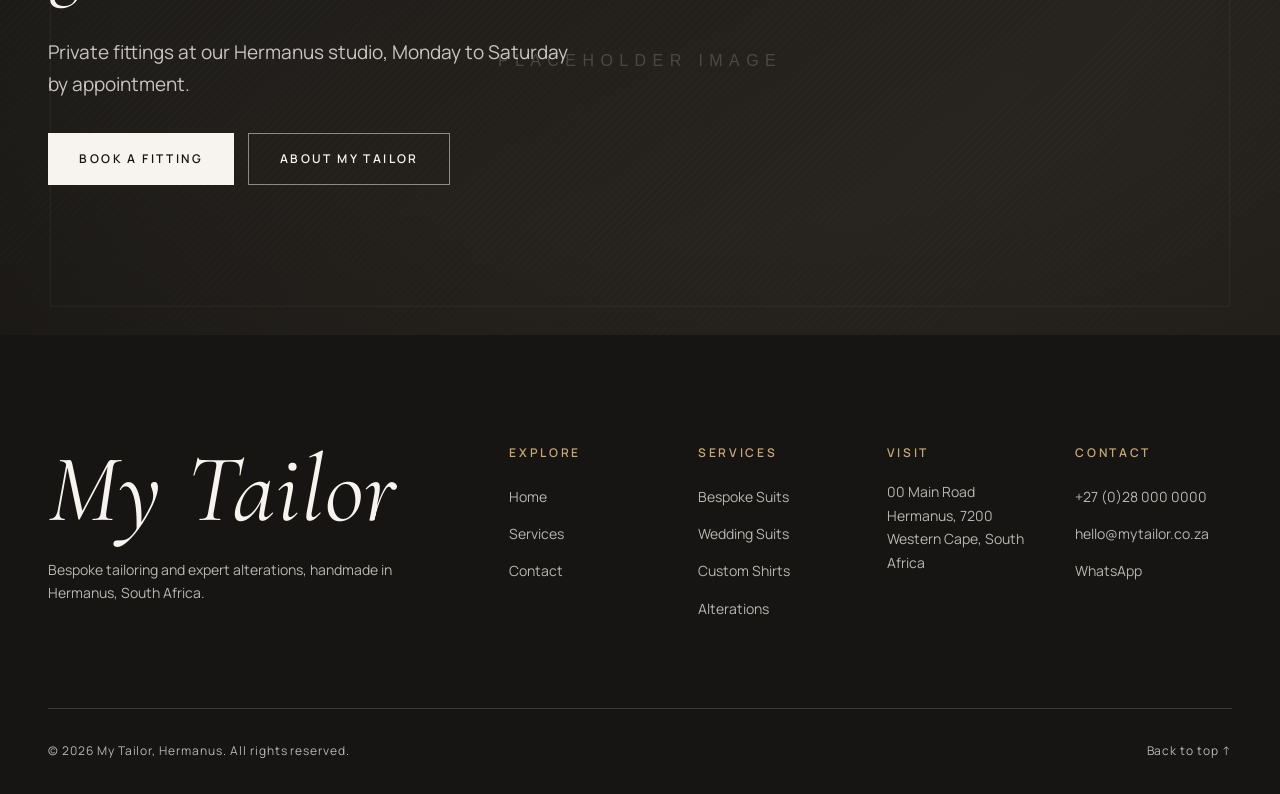
<file: services.html>
<!doctype html>
<html lang="en-ZA">
<head>
  <meta charset="utf-8">
  <meta name="viewport" content="width=device-width, initial-scale=1, viewport-fit=cover">
  <script>document.documentElement.classList.add("js");</script>

  <title>Tailoring Services in Hermanus | Bespoke Suits &amp; Alterations | My Tailor</title>
  <meta name="description" content="Explore My Tailor's services in Hermanus: bespoke and wedding suits, corporate tailoring, custom shirts, made-to-measure garments, suit and jacket alterations, trouser adjustments and clothing repairs.">
  <link rel="canonical" href="https://project-keaton.github.io/My-tailor-/services.html">
  <meta name="robots" content="index, follow">
  <meta name="theme-color" content="#161513">

  <meta property="og:type" content="website">
  <meta property="og:locale" content="en_ZA">
  <meta property="og:site_name" content="My Tailor">
  <meta property="og:title" content="Tailoring Services | My Tailor, Hermanus">
  <meta property="og:description" content="Bespoke suits, wedding tailoring, custom shirts and expert alterations from a Hermanus atelier.">
  <meta property="og:url" content="https://project-keaton.github.io/My-tailor-/services.html">
  <meta property="og:image" content="https://project-keaton.github.io/My-tailor-/assets/images/og-image.png">
  <meta property="og:image:width" content="1200">
  <meta property="og:image:height" content="630">
  <meta property="og:image:alt" content="My Tailor, bespoke tailoring in Hermanus">
  <meta name="twitter:card" content="summary_large_image">
  <meta name="twitter:title" content="Tailoring Services | My Tailor, Hermanus">
  <meta name="twitter:description" content="Bespoke suits, wedding tailoring, custom shirts and expert alterations.">
  <meta name="twitter:image" content="https://project-keaton.github.io/My-tailor-/assets/images/og-image.png">

  <link rel="icon" href="favicon.svg" type="image/svg+xml">
  <link rel="preconnect" href="https://fonts.googleapis.com">
  <link rel="preconnect" href="https://fonts.gstatic.com" crossorigin>
  <link rel="stylesheet" href="https://fonts.googleapis.com/css2?family=Cormorant+Garamond:ital,wght@0,400;0,500;1,400&family=Manrope:wght@400;500;600&display=swap">
  <link rel="stylesheet" href="assets/css/styles.css">

  <!-- Structured data: breadcrumb + service catalogue linked to the business -->
  <script type="application/ld+json">
  {
    "@context": "https://schema.org",
    "@graph": [
      {
        "@type": "BreadcrumbList",
        "itemListElement": [
          { "@type": "ListItem", "position": 1, "name": "Home", "item": "https://project-keaton.github.io/My-tailor-/" },
          { "@type": "ListItem", "position": 2, "name": "Services", "item": "https://project-keaton.github.io/My-tailor-/services.html" }
        ]
      },
      {
        "@type": ["LocalBusiness", "ClothingStore"],
        "@id": "https://project-keaton.github.io/My-tailor-/#business",
        "name": "My Tailor",
        "url": "https://project-keaton.github.io/My-tailor-/",
        "telephone": "+27280000000",
        "address": { "@type": "PostalAddress", "streetAddress": "00 Main Road", "addressLocality": "Hermanus", "addressRegion": "Western Cape", "postalCode": "7200", "addressCountry": "ZA" },
        "hasOfferCatalog": {
          "@type": "OfferCatalog",
          "name": "Tailoring Services",
          "itemListElement": [
            { "@type": "Offer", "itemOffered": { "@type": "Service", "name": "Bespoke Suits", "areaServed": "Hermanus" } },
            { "@type": "Offer", "itemOffered": { "@type": "Service", "name": "Suit Alterations", "areaServed": "Hermanus" } },
            { "@type": "Offer", "itemOffered": { "@type": "Service", "name": "Wedding Suits", "areaServed": "Hermanus" } },
            { "@type": "Offer", "itemOffered": { "@type": "Service", "name": "Corporate Tailoring", "areaServed": "Hermanus" } },
            { "@type": "Offer", "itemOffered": { "@type": "Service", "name": "Jacket Alterations", "areaServed": "Hermanus" } },
            { "@type": "Offer", "itemOffered": { "@type": "Service", "name": "Trouser Adjustments", "areaServed": "Hermanus" } },
            { "@type": "Offer", "itemOffered": { "@type": "Service", "name": "Custom Shirts", "areaServed": "Hermanus" } },
            { "@type": "Offer", "itemOffered": { "@type": "Service", "name": "Formal Wear Tailoring", "areaServed": "Hermanus" } },
            { "@type": "Offer", "itemOffered": { "@type": "Service", "name": "Clothing Repairs", "areaServed": "Hermanus" } },
            { "@type": "Offer", "itemOffered": { "@type": "Service", "name": "Made-to-Measure Garments", "areaServed": "Hermanus" } }
          ]
        }
      }
    ]
  }
  </script>
</head>

<body class="page--inner">
  <svg width="0" height="0" style="position:absolute" aria-hidden="true" focusable="false">
    <symbol id="i-wa" viewBox="0 0 24 24"><g fill="none" stroke="currentColor" stroke-width="1.5" stroke-linejoin="round"><path d="M3.6 20.4l1.3-4.3a8.6 8.6 0 1 1 3.1 3.1z"/><path d="M9.1 8.2c-.2 3.3 3.4 6.9 6.7 6.7l.9-1.5-2-1-.9.8a5 5 0 0 1-2.9-2.9l.8-.9-1-2z"/></g></symbol>
  </svg>

  <a class="skip-link" href="#main">Skip to content</a>

  <!-- ============ Header ============ -->
  <header class="site-header" data-header>
    <div class="container header-inner">
      <a class="brand" href="index.html" aria-label="My Tailor, home">
        <span class="brand-name">My Tailor</span>
        <span class="brand-sub">Hermanus</span>
      </a>
      <nav class="primary-nav" aria-label="Primary">
        <ul>
          <li><a href="index.html">Home</a></li>
          <li><a href="services.html" aria-current="page">Services</a></li>
          <li><a href="contact.html">Contact</a></li>
        </ul>
      </nav>
      <a class="btn btn--sm header-cta" href="contact.html">Book a Fitting</a>
      <button class="nav-toggle" type="button" aria-expanded="false" aria-controls="mobile-menu" aria-label="Open menu" data-nav-toggle>
        <span data-nav-label aria-hidden="true">Menu</span>
        <span class="nav-toggle__bars" aria-hidden="true"></span>
      </button>
    </div>
  </header>

  <div class="mobile-menu" id="mobile-menu">
    <nav aria-label="Mobile">
      <ul class="mobile-menu__list">
        <li><a href="index.html">Home <span>01</span></a></li>
        <li><a href="services.html" aria-current="page">Services <span>02</span></a></li>
        <li><a href="contact.html">Contact <span>03</span></a></li>
      </ul>
    </nav>
    <div class="mobile-menu__foot">
      <a class="btn btn--block" href="contact.html">Book a Fitting</a>
      <a class="btn btn--outline btn--block" href="https://wa.me/27000000000" target="_blank" rel="noopener">
        <svg aria-hidden="true"><use href="#i-wa"/></svg> WhatsApp Us
      </a>
      <p>00 Main Road, Hermanus · Mon–Sat by appointment</p>
    </div>
  </div>

  <main id="main">

    <!-- ============ Page hero ============ -->
    <section class="page-hero" aria-labelledby="page-title">
      <div class="container">
        <nav class="breadcrumb" aria-label="Breadcrumb">
          <ol>
            <li><a href="index.html">Home</a></li>
            <li aria-current="page">Services</li>
          </ol>
        </nav>
        <div class="page-hero__grid">
          <div>
            <p class="eyebrow" data-reveal>Our Services</p>
            <h1 id="page-title" data-reveal style="--delay:.08s">The art of <em>fit</em>, in ten disciplines.</h1>
          </div>
          <p class="lead" data-reveal style="--delay:.16s">Placeholder copy. From a fully bespoke commission to a careful repair, every piece that passes through our Hermanus atelier gets the same attention to detail.</p>
        </div>
      </div>
    </section>

    <div class="container">
      <div class="media page-hero__image" data-reveal="mask">
        <img src="assets/images/services-hero.svg" alt="Bolts of fine suiting cloth arranged on shelves in the My Tailor cloth library" width="1600" height="900" fetchpriority="high" decoding="async">
      </div>
    </div>

    <!-- ============ Service index (in-page links) ============ -->
    <section class="section" style="padding-bottom:0" aria-labelledby="index-title">
      <div class="container">
        <h2 id="index-title" class="eyebrow">Jump to a service</h2>
        <ul class="service-index" data-reveal>
          <li><a href="#bespoke-suits">Bespoke Suits</a></li>
          <li><a href="#suit-alterations">Suit Alterations</a></li>
          <li><a href="#wedding-suits">Wedding Suits</a></li>
          <li><a href="#corporate-tailoring">Corporate Tailoring</a></li>
          <li><a href="#jacket-alterations">Jacket Alterations</a></li>
          <li><a href="#trouser-adjustments">Trouser Adjustments</a></li>
          <li><a href="#custom-shirts">Custom Shirts</a></li>
          <li><a href="#formal-wear">Formal Wear</a></li>
          <li><a href="#clothing-repairs">Clothing Repairs</a></li>
          <li><a href="#made-to-measure">Made-to-Measure</a></li>
        </ul>
      </div>
    </section>

    <!-- ============ Services list (staggered) ============ -->
    <div class="container services-list">

      <!-- 01 — Wide image with overlapping copy panel -->
      <article class="service service--wide" id="bespoke-suits" aria-labelledby="s1-title">
        <div class="service__media-wrap" data-reveal>
          <div class="media service__media">
            <img src="assets/images/service-01.svg" alt="A navy bespoke three-piece suit on a tailor's form in the atelier" width="1200" height="800" loading="lazy" decoding="async">
          </div>
        </div>
        <div class="service__body" data-reveal style="--delay:.1s">
          <span class="service__num" aria-hidden="true">01</span>
          <h2 id="s1-title">Bespoke Suits</h2>
          <p class="service__lead">A suit drafted from nothing but you.</p>
          <p>Placeholder copy. A personal paper pattern, a hand-padded canvas and three or more fittings. Choose from fine wools, linens and seasonal cloths from respected mills.</p>
          <ul class="service__details" role="list">
            <li><span>Timeline</span><span>6–8 weeks</span></li>
            <li><span>Fittings</span><span>3+</span></li>
            <li><span>Investment</span><span>From R00,000</span></li>
          </ul>
          <a class="btn" href="contact.html?service=bespoke-suits">Enquire<span class="visually-hidden"> about Bespoke Suits</span></a>
        </div>
      </article>

      <!-- 02 — Image left, framed accent -->
      <article class="service service--framed" id="suit-alterations" aria-labelledby="s2-title">
        <div class="service__media-wrap" data-reveal>
          <div class="media service__media">
            <img src="assets/images/service-02.svg" alt="Tailor pinning the sleeve of a grey suit jacket during an alteration fitting" width="900" height="1200" loading="lazy" decoding="async">
          </div>
        </div>
        <div class="service__body" data-reveal style="--delay:.1s">
          <span class="service__num" aria-hidden="true">02</span>
          <h2 id="s2-title">Suit Alterations</h2>
          <p class="service__lead">Your suit, finally fitting as it should.</p>
          <p>Placeholder copy. Shoulders, waist, sleeves and hems. We adjust ready-to-wear and inherited suits with the same care as our bespoke work, preserving the original character of the garment.</p>
          <ul class="service__details" role="list">
            <li><span>Timeline</span><span>5–7 days</span></li>
            <li><span>Fittings</span><span>1–2</span></li>
          </ul>
          <a class="link-arrow" href="contact.html?service=suit-alterations">Book an alteration<span class="visually-hidden">: Suit Alterations</span></a>
        </div>
      </article>

      <!-- 03 — Tall portrait, reversed (image right) -->
      <article class="service service--tall service--reverse" id="wedding-suits" aria-labelledby="s3-title">
        <div class="service__media-wrap" data-reveal>
          <div class="media service__media">
            <img src="assets/images/service-03.svg" alt="Groom in an ivory dinner jacket with a matching bow tie" width="1200" height="800" loading="lazy" decoding="async">
          </div>
        </div>
        <div class="service__body" data-reveal style="--delay:.1s">
          <span class="service__num" aria-hidden="true">03</span>
          <h2 id="s3-title">Wedding Suits</h2>
          <p class="service__lead">For the day you will look back on forever.</p>
          <p>Placeholder copy. Groom and groomsmen tailoring, coordinated in cloth, colour and detail. We plan backwards from your date, so your suit is ready with time to spare.</p>
          <ul class="service__details" role="list">
            <li><span>Book</span><span>3–4 months ahead</span></li>
            <li><span>Party fittings</span><span>On request</span></li>
          </ul>
          <a class="btn" href="contact.html?service=wedding-suits">Plan your wedding suit</a>
        </div>
      </article>

      <!-- CTA strip -->
      <aside class="cta-strip" aria-labelledby="cta1-title" data-reveal>
        <div>
          <h2 id="cta1-title">Not sure where to begin?</h2>
          <p>Book a complimentary consultation. We will talk through the occasion, your style and the right service for you.</p>
        </div>
        <a class="btn" href="contact.html">Book a Consultation</a>
      </aside>

      <!-- 04 — Image right -->
      <article class="service service--reverse" id="corporate-tailoring" aria-labelledby="s4-title">
        <div class="service__media-wrap" data-reveal>
          <div class="media service__media">
            <img src="assets/images/service-04.svg" alt="Charcoal business suit with a crisp white shirt and silk tie" width="900" height="1200" loading="lazy" decoding="async">
          </div>
        </div>
        <div class="service__body" data-reveal style="--delay:.1s">
          <span class="service__num" aria-hidden="true">04</span>
          <h2 id="s4-title">Corporate Tailoring</h2>
          <p class="service__lead">Confidence, cut into every seam.</p>
          <p>Placeholder copy. Hard-wearing business suits for the working week, plus tailored programmes for teams and hospitality staff across the Overberg.</p>
          <ul class="service__details" role="list">
            <li><span>Individuals</span><span>Suits &amp; separates</span></li>
            <li><span>Teams</span><span>Uniform programmes</span></li>
          </ul>
          <a class="link-arrow" href="contact.html?service=corporate-tailoring">Discuss your requirements<span class="visually-hidden">: Corporate Tailoring</span></a>
        </div>
      </article>

      <!-- 05 + 06 — Offset pair -->
      <div class="service-pair">
        <article class="service" id="jacket-alterations" aria-labelledby="s5-title">
          <div class="media service__media" data-reveal>
            <img src="assets/images/service-05.svg" alt="Tweed sports jacket with its sleeve unpicked for shortening" width="1200" height="900" loading="lazy" decoding="async">
          </div>
          <div class="service__body" data-reveal style="--delay:.1s">
            <span class="service__num" aria-hidden="true">05</span>
            <h2 id="s5-title">Jacket Alterations</h2>
            <p class="service__lead">Small changes, transformative results.</p>
            <p>Placeholder copy. Sleeve lengths from the shoulder or cuff, waist suppression, collar adjustments and relining for blazers, sports coats and outerwear.</p>
            <a class="link-arrow" href="contact.html?service=jacket-alterations" style="margin-top:1.5rem">Enquire<span class="visually-hidden"> about Jacket Alterations</span></a>
          </div>
        </article>

        <article class="service" id="trouser-adjustments" aria-labelledby="s6-title">
          <div class="media service__media" data-reveal>
            <img src="assets/images/service-06.svg" alt="Pressed wool trousers with a chalked hemline" width="900" height="1200" loading="lazy" decoding="async">
          </div>
          <div class="service__body" data-reveal style="--delay:.1s">
            <span class="service__num" aria-hidden="true">06</span>
            <h2 id="s6-title">Trouser Adjustments</h2>
            <p class="service__lead">The right break, the right rise.</p>
            <p>Placeholder copy. Hemming with or without turn-ups, waist and seat adjustments, tapering and side-adjuster conversions for a clean, tailored line.</p>
            <a class="link-arrow" href="contact.html?service=trouser-adjustments" style="margin-top:1.5rem">Enquire<span class="visually-hidden"> about Trouser Adjustments</span></a>
          </div>
        </article>
      </div>

      <!-- 07 — Tall portrait, image left -->
      <article class="service service--tall" id="custom-shirts" aria-labelledby="s7-title">
        <div class="service__media-wrap" data-reveal>
          <div class="media service__media">
            <img src="assets/images/service-07.svg" alt="Folded custom white and blue shirts with mother-of-pearl buttons" width="1200" height="800" loading="lazy" decoding="async">
          </div>
        </div>
        <div class="service__body" data-reveal style="--delay:.1s">
          <span class="service__num" aria-hidden="true">07</span>
          <h2 id="s7-title">Custom Shirts</h2>
          <p class="service__lead">Collar, cuff and cloth, all your choice.</p>
          <p>Placeholder copy. Shirts cut from your own pattern in fine cottons and linens, with a choice of collar, cuff, placket and monogram. Reorder anytime once your pattern is on file.</p>
          <ul class="service__details" role="list">
            <li><span>Timeline</span><span>3–4 weeks</span></li>
            <li><span>Minimum order</span><span>Placeholder</span></li>
          </ul>
          <a class="btn" href="contact.html?service=custom-shirts">Commission a shirt</a>
        </div>
      </article>

      <!-- CTA strip (dark, WhatsApp) -->
      <aside class="cta-strip cta-strip--dark" aria-labelledby="cta2-title" data-reveal>
        <div>
          <h2 id="cta2-title">Quick question? <em>Message us.</em></h2>
          <p>Send a photo of the garment on WhatsApp and we will reply with advice and an estimate.</p>
        </div>
        <a class="btn btn--light" href="https://wa.me/27000000000?text=Hi%20My%20Tailor%2C%20I%20have%20a%20question%20about%20a%20garment." target="_blank" rel="noopener">
          <svg aria-hidden="true"><use href="#i-wa"/></svg> WhatsApp Us
        </a>
      </aside>

      <!-- 08 — Wide, reversed panel -->
      <article class="service service--wide service--reverse" id="formal-wear" aria-labelledby="s8-title">
        <div class="service__media-wrap" data-reveal>
          <div class="media service__media">
            <img src="assets/images/service-08.svg" alt="Black tuxedo with satin peak lapels on a dark background" width="900" height="1200" loading="lazy" decoding="async">
          </div>
        </div>
        <div class="service__body" data-reveal style="--delay:.1s">
          <span class="service__num" aria-hidden="true">08</span>
          <h2 id="s8-title">Formal Wear Tailoring</h2>
          <p class="service__lead">Black tie, done properly.</p>
          <p>Placeholder copy. Dinner suits, tuxedos, waistcoats and morning wear for galas, matric dances and black-tie events. Made new, or altered to perfection.</p>
          <ul class="service__details" role="list">
            <li><span>Made new</span><span>6–8 weeks</span></li>
            <li><span>Alterations</span><span>1–2 weeks</span></li>
          </ul>
          <a class="btn" href="contact.html?service=formal-wear">Enquire<span class="visually-hidden"> about Formal Wear Tailoring</span></a>
        </div>
      </article>

      <!-- 09 — Image right, framed -->
      <article class="service service--reverse service--framed" id="clothing-repairs" aria-labelledby="s9-title">
        <div class="service__media-wrap" data-reveal>
          <div class="media service__media">
            <img src="assets/images/service-09.svg" alt="Needle, thread and a mended knit sweater on a worktable" width="1200" height="900" loading="lazy" decoding="async">
          </div>
        </div>
        <div class="service__body" data-reveal style="--delay:.1s">
          <span class="service__num" aria-hidden="true">09</span>
          <h2 id="s9-title">Clothing Repairs</h2>
          <p class="service__lead">Well-loved clothes deserve a second life.</p>
          <p>Placeholder copy. Invisible mending, zip and button replacement, relining, patching and seam repairs on everything from denim to cashmere.</p>
          <a class="link-arrow" href="contact.html?service=clothing-repairs" style="margin-top:1rem">Arrange a repair<span class="visually-hidden">: Clothing Repairs</span></a>
        </div>
      </article>

      <!-- 10 — Image left -->
      <article class="service" id="made-to-measure" aria-labelledby="s10-title">
        <div class="service__media-wrap" data-reveal>
          <div class="media service__media">
            <img src="assets/images/service-10.svg" alt="Tape measure draped over a made-to-measure overcoat" width="1200" height="800" loading="lazy" decoding="async">
          </div>
        </div>
        <div class="service__body" data-reveal style="--delay:.1s">
          <span class="service__num" aria-hidden="true">10</span>
          <h2 id="s10-title">Made-to-Measure Garments</h2>
          <p class="service__lead">Tailored fit, considered timeline.</p>
          <p>Placeholder copy. Suits, jackets, overcoats and trousers built on an adjusted base pattern to your measurements. A refined fit at a more accessible price and pace.</p>
          <ul class="service__details" role="list">
            <li><span>Timeline</span><span>4–5 weeks</span></li>
            <li><span>Fittings</span><span>1–2</span></li>
            <li><span>Investment</span><span>From R00,000</span></li>
          </ul>
          <a class="btn" href="contact.html?service=made-to-measure">Enquire<span class="visually-hidden"> about Made-to-Measure Garments</span></a>
        </div>
      </article>
    </div>

    <!-- ============ Final CTA ============ -->
    <section class="cta-band" aria-labelledby="cta-final-title" style="margin-top:var(--section)">
      <div class="cta-band__media">
        <img src="assets/images/cta.svg" alt="" width="1600" height="900" loading="lazy" decoding="async">
      </div>
      <div class="container cta-band__inner">
        <p class="eyebrow" data-reveal>Visit the Atelier</p>
        <h2 id="cta-final-title" data-reveal>Your next favourite garment starts <em>here</em>.</h2>
        <p data-reveal style="--delay:.1s">Private fittings at our Hermanus studio, Monday to Saturday by appointment.</p>
        <div class="btn-row" data-reveal style="--delay:.2s">
          <a class="btn btn--light" href="contact.html">Book a Fitting</a>
          <a class="btn btn--outline-light" href="index.html">About My Tailor</a>
        </div>
      </div>
    </section>

  </main>

  <!-- ============ Footer ============ -->
  <footer class="site-footer">
    <div class="container">
      <div class="footer-top">
        <div class="footer-brand">
          <a href="index.html" class="brand-name" aria-label="My Tailor, home">My Tailor</a>
          <p>Bespoke tailoring and expert alterations, handmade in Hermanus, South Africa.</p>
        </div>
        <div class="footer-cols">
          <nav class="footer-col" aria-labelledby="f-nav">
            <h2 id="f-nav">Explore</h2>
            <ul>
              <li><a href="index.html">Home</a></li>
              <li><a href="services.html">Services</a></li>
              <li><a href="contact.html">Contact</a></li>
            </ul>
          </nav>
          <nav class="footer-col" aria-labelledby="f-services">
            <h2 id="f-services">Services</h2>
            <ul>
              <li><a href="#bespoke-suits">Bespoke Suits</a></li>
              <li><a href="#wedding-suits">Wedding Suits</a></li>
              <li><a href="#custom-shirts">Custom Shirts</a></li>
              <li><a href="#suit-alterations">Alterations</a></li>
            </ul>
          </nav>
          <div class="footer-col">
            <h2>Visit</h2>
            <address>00 Main Road<br>Hermanus, 7200<br>Western Cape, South Africa</address>
          </div>
          <div class="footer-col">
            <h2>Contact</h2>
            <ul>
              <li><a href="tel:+27280000000">+27 (0)28 000 0000</a></li>
              <li><a href="mailto:hello@mytailor.co.za">hello@mytailor.co.za</a></li>
              <li><a href="https://wa.me/27000000000" target="_blank" rel="noopener">WhatsApp</a></li>
            </ul>
          </div>
        </div>
      </div>
      <div class="footer-bottom">
        <p>© <span data-year>2026</span> My Tailor, Hermanus. All rights reserved.</p>
        <a href="#main">Back to top ↑</a>
      </div>
    </div>
  </footer>

  <a class="whatsapp-float" href="https://wa.me/27000000000?text=Hi%20My%20Tailor%2C%20I%27d%20like%20to%20book%20a%20fitting." target="_blank" rel="noopener" aria-label="Chat with My Tailor on WhatsApp">
    <svg aria-hidden="true"><use href="#i-wa"/></svg>
    <span class="whatsapp-float__label" aria-hidden="true">Chat with us</span>
  </a>

  <script src="assets/js/main.js" defer></script>
</body>
</html>
</file>
<file: assets/css/styles.css>
/* ==========================================================================
   My Tailor — Hermanus
   Global stylesheet (mobile-first)

   1. Design tokens
   2. Reset & base
   3. Layout utilities
   4. Typography
   5. Buttons & links
   6. Header & navigation
   7. Mobile menu
   8. Hero
   9. Home sections
   10. Services page
   11. Contact page
   12. CTA bands
   13. Footer
   14. WhatsApp floating button
   15. Motion / reveal
   ========================================================================== */

/* 1. Design tokens
   ========================================================================== */
:root {
  /* Colour */
  --ivory: #f7f4ef;
  --paper: #fffdf9;
  --sand: #ece6dc;
  --ink: #161513;
  --ink-soft: #46423c;
  --muted: #7d776d;
  --line: rgba(22, 21, 19, 0.12);
  --line-light: rgba(247, 244, 239, 0.18);
  --bronze: #8f6f45;          /* AA on ivory for text */
  --bronze-light: #c6a77a;    /* accents on dark backgrounds */
  --charcoal: #1c1b19;

  /* Type */
  --serif: "Cormorant Garamond", "Cormorant", Georgia, "Times New Roman", serif;
  --sans: "Manrope", system-ui, -apple-system, "Segoe UI", Roboto, sans-serif;

  --fs-xs: 0.75rem;
  --fs-sm: 0.875rem;
  --fs-base: 1rem;
  --fs-md: clamp(1.0625rem, 0.98rem + 0.3vw, 1.1875rem);
  --fs-lg: clamp(1.375rem, 1.2rem + 0.8vw, 1.75rem);
  --fs-xl: clamp(1.875rem, 1.5rem + 1.8vw, 3rem);
  --fs-2xl: clamp(2.5rem, 1.8rem + 3.4vw, 4.75rem);
  --fs-display: clamp(3rem, 1.9rem + 5.6vw, 7.25rem);

  /* Space */
  --gutter: 1rem;
  --section: clamp(4.5rem, 3rem + 7vw, 10rem);
  --container: 82rem;
  --header-h: 4.25rem;

  /* Motion */
  --ease: cubic-bezier(0.22, 1, 0.36, 1);
  --dur: 0.6s;
}

@media (min-width: 48em) {
  :root { --gutter: 2rem; --header-h: 5rem; }
}
@media (min-width: 75em) {
  :root { --gutter: 3rem; }
}

/* 2. Reset & base
   ========================================================================== */
*,
*::before,
*::after { box-sizing: border-box; }

* { margin: 0; }

html {
  -webkit-text-size-adjust: 100%;
  text-size-adjust: 100%;
  scroll-padding-top: calc(var(--header-h) + 1rem);
}

@media (prefers-reduced-motion: no-preference) {
  html { scroll-behavior: smooth; }
}

body {
  min-height: 100vh;
  background: var(--ivory);
  color: var(--ink);
  font-family: var(--sans);
  font-size: var(--fs-base);
  line-height: 1.7;
  -webkit-font-smoothing: antialiased;
  -moz-osx-font-smoothing: grayscale;
  overflow-x: hidden; /* guard against any stray horizontal overflow */
}

body.is-locked { overflow: hidden; }

img,
svg,
picture { display: block; max-width: 100%; }

img { height: auto; }

input,
button,
textarea,
select { font: inherit; color: inherit; }

a { color: inherit; text-decoration: none; }

ul[role="list"],
ol[role="list"] { list-style: none; padding: 0; }

:focus-visible {
  outline: 2px solid var(--bronze);
  outline-offset: 3px;
}

::selection { background: var(--ink); color: var(--ivory); }

.skip-link {
  position: absolute;
  top: 0.75rem;
  left: 0.75rem;
  z-index: 200;
  padding: 0.75rem 1.25rem;
  background: var(--ink);
  color: var(--ivory);
  font-size: var(--fs-sm);
  transform: translateY(-200%);
  transition: transform 0.2s;
}
.skip-link:focus { transform: none; }

.visually-hidden {
  position: absolute !important;
  width: 1px; height: 1px;
  padding: 0; margin: -1px;
  overflow: hidden;
  clip: rect(0 0 0 0);
  white-space: nowrap;
  border: 0;
}

/* 3. Layout utilities
   ========================================================================== */
.container {
  width: 100%;
  max-width: var(--container);
  margin-inline: auto;
  padding-inline: var(--gutter);
}

.container--narrow { max-width: 56rem; }

.section { padding-block: var(--section); }
.section--paper { background: var(--paper); }
.section--sand { background: var(--sand); }
.section--dark { background: var(--charcoal); color: var(--ivory); }

.media {
  position: relative;
  overflow: hidden;
  background: var(--sand);
}
.media img {
  width: 100%;
  height: 100%;
  object-fit: cover;
  transition: transform 1.4s var(--ease);
}

/* 4. Typography
   ========================================================================== */
h1, h2, h3, h4, h5, h6 {
  font-family: var(--serif);
  font-weight: 400;
  line-height: 1.05;
  letter-spacing: -0.01em;
  text-wrap: balance;
}

h1 { font-size: var(--fs-2xl); }
h2 { font-size: var(--fs-xl); }
h3 { font-size: var(--fs-lg); line-height: 1.15; }

h1 em, h2 em, h3 em { font-style: italic; color: var(--bronze); }
.section--dark h2 em,
.hero h1 em,
.cta-band h2 em { color: var(--bronze-light); }

p { text-wrap: pretty; }

.eyebrow {
  display: inline-flex;
  align-items: center;
  gap: 0.75rem;
  margin-bottom: 1.5rem;
  font-family: var(--sans);
  font-size: var(--fs-xs);
  font-weight: 600;
  letter-spacing: 0.22em;
  text-transform: uppercase;
  color: var(--bronze);
}
.eyebrow::before {
  content: "";
  width: 2rem;
  height: 1px;
  background: currentColor;
}
.section--dark .eyebrow,
.hero .eyebrow,
.cta-band .eyebrow { color: var(--bronze-light); }

.lead {
  font-size: var(--fs-md);
  color: var(--ink-soft);
  max-width: 38rem;
}
.section--dark .lead { color: rgba(247, 244, 239, 0.72); }

.prose > * + * { margin-top: 1.25rem; }
.prose p { color: var(--ink-soft); max-width: 38rem; }

/* 5. Buttons & links
   ========================================================================== */
.btn {
  --btn-bg: var(--ink);
  --btn-fg: var(--ivory);
  --btn-border: var(--ink);
  position: relative;
  display: inline-flex;
  align-items: center;
  justify-content: center;
  gap: 0.75rem;
  min-height: 3.25rem;          /* touch-friendly, > 44px */
  padding: 0.9rem 1.9rem;
  border: 1px solid var(--btn-border);
  background: var(--btn-bg);
  color: var(--btn-fg);
  font-size: var(--fs-xs);
  font-weight: 600;
  letter-spacing: 0.2em;
  text-transform: uppercase;
  cursor: pointer;
  overflow: hidden;
  isolation: isolate;
  transition: color 0.45s var(--ease), border-color 0.45s var(--ease);
}
.btn::after {
  content: "";
  position: absolute;
  inset: 0;
  z-index: -1;
  background: var(--bronze);
  transform: scaleX(0);
  transform-origin: right;
  transition: transform 0.55s var(--ease);
}
.btn:hover::after,
.btn:focus-visible::after { transform: scaleX(1); transform-origin: left; }
.btn:hover,
.btn:focus-visible { border-color: var(--bronze); color: var(--ivory); }

.btn--light { --btn-bg: var(--ivory); --btn-fg: var(--ink); --btn-border: var(--ivory); }
.btn--outline { --btn-bg: transparent; --btn-fg: var(--ink); --btn-border: var(--ink); }
.btn--outline-light { --btn-bg: transparent; --btn-fg: var(--ivory); --btn-border: rgba(247, 244, 239, 0.5); }
.btn--sm { min-height: 2.75rem; padding: 0.6rem 1.25rem; }
.btn--block { width: 100%; }

.btn svg { width: 1.1em; height: 1.1em; flex-shrink: 0; }

.btn-row {
  display: flex;
  flex-wrap: wrap;
  gap: 0.875rem;
}

.link-arrow {
  display: inline-flex;
  align-items: center;
  gap: 0.75rem;
  min-height: 2.75rem;
  font-size: var(--fs-xs);
  font-weight: 600;
  letter-spacing: 0.2em;
  text-transform: uppercase;
  background-image: linear-gradient(currentColor, currentColor);
  background-size: 0 1px;
  background-position: 0 85%;
  background-repeat: no-repeat;
  transition: background-size 0.5s var(--ease), gap 0.4s var(--ease);
}
.link-arrow::after { content: "→"; font-size: 1rem; letter-spacing: 0; }
.link-arrow:hover,
.link-arrow:focus-visible { background-size: 100% 1px; gap: 1.1rem; }

/* 6. Header & navigation
   ========================================================================== */
.site-header {
  position: sticky;
  top: 0;
  z-index: 100;
  height: var(--header-h);
  color: var(--ink);
  transition: background-color 0.4s var(--ease), color 0.4s var(--ease),
              box-shadow 0.4s var(--ease), transform 0.5s var(--ease);
}
.site-header.is-scrolled,
.page--inner .site-header {
  background: rgba(247, 244, 239, 0.92);
  -webkit-backdrop-filter: saturate(140%) blur(12px);
  backdrop-filter: saturate(140%) blur(12px);
  box-shadow: 0 1px 0 var(--line);
}

/* On the home page the header floats over the dark hero image */
.page--home .site-header {
  position: fixed;
  left: 0;
  right: 0;
}
.page--home .site-header:not(.is-scrolled) { color: var(--ivory); }

/* Hide on scroll down, reveal on scroll up (desktop + mobile) */
.site-header.is-hidden { transform: translateY(-100%); }

.header-inner {
  display: flex;
  align-items: center;
  justify-content: space-between;
  gap: 1.5rem;
  height: 100%;
}

.brand {
  display: flex;
  flex-direction: column;
  line-height: 1;
  position: relative;
  z-index: 2;
}
.brand-name {
  font-family: var(--serif);
  font-size: 1.65rem;
  font-style: italic;
  letter-spacing: 0.01em;
}
.brand-sub {
  margin-top: 0.3rem;
  font-size: 0.625rem;
  font-weight: 600;
  letter-spacing: 0.32em;
  text-transform: uppercase;
  opacity: 0.7;
}

.primary-nav { display: none; }

.primary-nav ul {
  display: flex;
  gap: 2.75rem;
  list-style: none;
  padding: 0;
}
.primary-nav a {
  position: relative;
  display: inline-block;
  padding-block: 0.5rem;
  font-size: var(--fs-xs);
  font-weight: 600;
  letter-spacing: 0.2em;
  text-transform: uppercase;
}
.primary-nav a::after {
  content: "";
  position: absolute;
  left: 0;
  right: 0;
  bottom: 0.15rem;
  height: 1px;
  background: currentColor;
  transform: scaleX(0);
  transform-origin: right;
  transition: transform 0.45s var(--ease);
}
.primary-nav a:hover::after,
.primary-nav a[aria-current="page"]::after { transform: scaleX(1); transform-origin: left; }

.header-cta { display: none; }
.page--home .site-header:not(.is-scrolled) .header-cta {
  --btn-bg: transparent;
  --btn-fg: var(--ivory);
  --btn-border: rgba(247, 244, 239, 0.55);
}

.nav-toggle {
  position: relative;
  z-index: 2;
  display: inline-flex;
  align-items: center;
  gap: 0.75rem;
  min-width: 2.75rem;
  min-height: 2.75rem;
  padding: 0;
  border: 0;
  background: none;
  cursor: pointer;
  font-size: var(--fs-xs);
  font-weight: 600;
  letter-spacing: 0.2em;
  text-transform: uppercase;
}
.nav-toggle__bars {
  position: relative;
  width: 1.75rem;
  height: 0.6rem;
}
.nav-toggle__bars::before,
.nav-toggle__bars::after {
  content: "";
  position: absolute;
  left: 0;
  width: 100%;
  height: 1px;
  background: currentColor;
  transition: transform 0.45s var(--ease), top 0.45s var(--ease);
}
.nav-toggle__bars::before { top: 0; }
.nav-toggle__bars::after { top: 100%; }
.nav-toggle[aria-expanded="true"] .nav-toggle__bars::before { top: 50%; transform: rotate(45deg); }
.nav-toggle[aria-expanded="true"] .nav-toggle__bars::after { top: 50%; transform: rotate(-45deg); }

@media (min-width: 62em) {
  .primary-nav { display: block; }
  .header-cta { display: inline-flex; }
  .nav-toggle { display: none; }
}

/* 7. Mobile menu
   ========================================================================== */
.mobile-menu {
  position: fixed;
  inset: 0;
  z-index: 90;
  display: flex;
  flex-direction: column;
  padding: calc(var(--header-h) + 2rem) var(--gutter) calc(2rem + env(safe-area-inset-bottom));
  background: var(--ivory);
  color: var(--ink);
  overflow-y: auto;
  visibility: hidden;
  opacity: 0;
  clip-path: inset(0 0 100% 0);
  transition: clip-path 0.7s var(--ease), opacity 0.4s, visibility 0s 0.7s;
}
.mobile-menu.is-open {
  visibility: visible;
  opacity: 1;
  clip-path: inset(0 0 0 0);
  transition: clip-path 0.7s var(--ease), opacity 0.2s, visibility 0s;
}

/* Header colour when the menu is open (over ivory overlay) */
.menu-open .site-header { color: var(--ink) !important; background: transparent !important; box-shadow: none !important; transform: none !important; }

.mobile-menu__list {
  list-style: none;
  padding: 0;
  border-top: 1px solid var(--line);
}
.mobile-menu__list li { border-bottom: 1px solid var(--line); }
.mobile-menu__list a {
  display: flex;
  align-items: baseline;
  justify-content: space-between;
  padding-block: 1.1rem;
  font-family: var(--serif);
  font-size: clamp(2.25rem, 8vw, 3.25rem);
  line-height: 1.1;
}
.mobile-menu__list a span {
  font-family: var(--sans);
  font-size: var(--fs-xs);
  letter-spacing: 0.2em;
  color: var(--muted);
}
.mobile-menu__list a[aria-current="page"] { font-style: italic; color: var(--bronze); }

.mobile-menu.is-open .mobile-menu__list li {
  animation: menu-in 0.7s var(--ease) both;
}
.mobile-menu.is-open .mobile-menu__list li:nth-child(2) { animation-delay: 0.06s; }
.mobile-menu.is-open .mobile-menu__list li:nth-child(3) { animation-delay: 0.12s; }

@keyframes menu-in {
  from { opacity: 0; transform: translateY(1.5rem); }
  to { opacity: 1; transform: none; }
}

.mobile-menu__foot {
  margin-top: auto;
  padding-top: 2.5rem;
  display: grid;
  gap: 1.25rem;
  font-size: var(--fs-sm);
  color: var(--ink-soft);
}

@media (min-width: 62em) {
  .mobile-menu { display: none; }
}

/* 8. Hero
   ========================================================================== */
.hero {
  position: relative;
  display: flex;
  align-items: flex-end;
  min-height: 100vh;
  min-height: 100svh;
  padding-block: calc(var(--header-h) + 3rem) clamp(3rem, 8vh, 6rem);
  color: var(--ivory);
  background: var(--charcoal);
  overflow: hidden;
}
.hero__media {
  position: absolute;
  inset: 0;
}
.hero__media img {
  width: 100%;
  height: 100%;
  object-fit: cover;
  transform: scale(1.08);
  animation: hero-zoom 2.4s var(--ease) forwards;
}
.hero__media::after {
  content: "";
  position: absolute;
  inset: 0;
  background:
    linear-gradient(180deg, rgba(14, 13, 12, 0.55) 0%, rgba(14, 13, 12, 0) 30%),
    linear-gradient(0deg, rgba(14, 13, 12, 0.75) 0%, rgba(14, 13, 12, 0) 60%);
}
@keyframes hero-zoom { to { transform: scale(1); } }

.hero__inner {
  position: relative;
  display: grid;
  gap: 2.5rem;
}
.hero h1 {
  font-size: var(--fs-display);
  line-height: 0.95;
  max-width: 14ch;
}
.hero__lead {
  max-width: 30rem;
  font-size: var(--fs-md);
  color: rgba(247, 244, 239, 0.8);
}
.hero__meta {
  display: flex;
  flex-wrap: wrap;
  gap: 0.5rem 2rem;
  padding-top: 1.75rem;
  border-top: 1px solid var(--line-light);
  font-size: var(--fs-xs);
  letter-spacing: 0.18em;
  text-transform: uppercase;
  color: rgba(247, 244, 239, 0.7);
}

.scroll-cue {
  display: none;
  position: absolute;
  right: var(--gutter);
  bottom: clamp(3rem, 8vh, 6rem);
  writing-mode: vertical-rl;
  font-size: var(--fs-xs);
  letter-spacing: 0.3em;
  text-transform: uppercase;
  color: rgba(247, 244, 239, 0.7);
}
.scroll-cue::after {
  content: "";
  display: block;
  width: 1px;
  height: 4rem;
  margin: 1rem auto 0;
  background: linear-gradient(var(--bronze-light), transparent);
}

@media (min-width: 62em) {
  .hero__inner {
    grid-template-columns: 1.6fr 1fr;
    align-items: end;
  }
  .hero__side { padding-bottom: 0.75rem; }
  .hero__meta { grid-column: 1 / -1; }
  .scroll-cue { display: block; }
}

/* Inner-page hero (Services / Contact) */
.page-hero {
  padding-block: clamp(3.5rem, 2rem + 6vw, 8rem) clamp(2.5rem, 1.5rem + 4vw, 5rem);
}
.page-hero__grid {
  display: grid;
  gap: 2rem;
}
.page-hero h1 { font-size: var(--fs-display); line-height: 0.95; }
.breadcrumb ol {
  display: flex;
  flex-wrap: wrap;
  gap: 0.5rem;
  list-style: none;
  padding: 0;
  margin-bottom: 2rem;
  font-size: var(--fs-xs);
  letter-spacing: 0.16em;
  text-transform: uppercase;
  color: var(--muted);
}
.breadcrumb li + li::before { content: "/"; margin-right: 0.5rem; opacity: 0.6; }
.breadcrumb a:hover { color: var(--ink); }

@media (min-width: 62em) {
  .page-hero__grid {
    grid-template-columns: 1.4fr 1fr;
    align-items: end;
    gap: 4rem;
  }
}

.page-hero__image {
  aspect-ratio: 16 / 9;
}
@media (min-width: 62em) {
  .page-hero__image { aspect-ratio: 21 / 8; }
}

/* 9. Home sections
   ========================================================================== */

/* Statement / intro */
.statement {
  font-family: var(--serif);
  font-size: var(--fs-xl);
  line-height: 1.2;
  max-width: 24ch;
}
.statement em { font-style: italic; color: var(--bronze); }

.intro-grid {
  display: grid;
  gap: 2.5rem;
}
@media (min-width: 62em) {
  .intro-grid {
    grid-template-columns: 1.5fr 1fr;
    align-items: end;
    gap: 5rem;
  }
}

/* About split */
.about {
  display: grid;
  gap: 3rem;
}
.about__media {
  position: relative;
}
.about__media .media { aspect-ratio: 4 / 5; }
.about__badge {
  position: absolute;
  right: -0.5rem;
  bottom: -1.5rem;
  display: grid;
  place-items: center;
  width: 7.5rem;
  height: 7.5rem;
  border-radius: 50%;
  background: var(--ink);
  color: var(--ivory);
  text-align: center;
  font-family: var(--serif);
  font-size: 1rem;
  font-style: italic;
  line-height: 1.2;
}
.about__badge strong {
  display: block;
  font-size: 2.25rem;
  font-style: normal;
  font-weight: 400;
  color: var(--bronze-light);
}

.stats {
  display: grid;
  grid-template-columns: repeat(3, minmax(0, 1fr));
  gap: 1rem;
  margin-top: 3rem;
  padding-top: 2rem;
  border-top: 1px solid var(--line);
  list-style: none;
  padding-left: 0;
}
.stats strong {
  display: block;
  font-family: var(--serif);
  font-size: var(--fs-xl);
  font-weight: 400;
  line-height: 1;
}
.stats span {
  display: block;
  margin-top: 0.5rem;
  font-size: var(--fs-xs);
  letter-spacing: 0.12em;
  text-transform: uppercase;
  color: var(--muted);
}

@media (min-width: 62em) {
  .about {
    grid-template-columns: 5fr 6fr;
    gap: 7rem;
    align-items: center;
  }
  .about__badge { right: -3.75rem; bottom: 3rem; width: 9rem; height: 9rem; }
}

/* Featured services — asymmetric editorial grid */
.section-head {
  display: grid;
  gap: 1.5rem;
  margin-bottom: clamp(3rem, 2rem + 4vw, 6rem);
}
@media (min-width: 62em) {
  .section-head {
    grid-template-columns: 1.4fr 1fr;
    align-items: end;
    gap: 4rem;
  }
}

.featured {
  display: grid;
  gap: 3.5rem;
}
.feature {
  display: grid;
  gap: 1.5rem;
}
.feature__media { aspect-ratio: 4 / 3; }
.feature--tall .feature__media { aspect-ratio: 4 / 5; }
.feature__num {
  font-size: var(--fs-xs);
  letter-spacing: 0.2em;
  color: var(--muted);
}
.feature h3 { font-size: var(--fs-xl); margin-top: 0.25rem; }
.feature p { color: var(--ink-soft); max-width: 30rem; }
.feature:hover .media img { transform: scale(1.04); }

@media (min-width: 62em) {
  .featured {
    grid-template-columns: repeat(12, minmax(0, 1fr));
    gap: 0 2rem;
  }
  .feature--tall { grid-column: 1 / span 6; grid-row: span 2; }
  .feature--a { grid-column: 8 / span 5; align-self: start; }
  .feature--b { grid-column: 7 / span 6; margin-top: 6rem; }
}

/* Process */
.process {
  display: grid;
  gap: 0;
  list-style: none;
  padding: 0;
  counter-reset: step;
  border-top: 1px solid var(--line-light);
}
.process li {
  display: grid;
  grid-template-columns: 3.5rem 1fr;
  gap: 1rem;
  padding-block: 2rem;
  border-bottom: 1px solid var(--line-light);
}
.process li::before {
  counter-increment: step;
  content: "0" counter(step);
  font-family: var(--serif);
  font-size: 1.5rem;
  font-style: italic;
  color: var(--bronze-light);
  line-height: 1.2;
}
.process h3 { font-size: var(--fs-lg); margin-bottom: 0.5rem; }
.process p { color: rgba(247, 244, 239, 0.68); font-size: var(--fs-sm); }

@media (min-width: 48em) {
  .process { grid-template-columns: repeat(2, minmax(0, 1fr)); column-gap: 2rem; }
}
@media (min-width: 75em) {
  .process {
    grid-template-columns: repeat(4, minmax(0, 1fr));
    border-top: 0;
  }
  .process li {
    grid-template-columns: 1fr;
    padding: 2.5rem 1.5rem 0 0;
    border-bottom: 0;
    border-top: 1px solid var(--line-light);
  }
}

/* 10. Services page
   ========================================================================== */
.service-index {
  display: flex;
  flex-wrap: wrap;
  gap: 0.5rem;
  list-style: none;
  padding: 0;
}
.service-index a {
  display: inline-flex;
  align-items: center;
  min-height: 2.75rem;
  padding: 0.5rem 1.1rem;
  border: 1px solid var(--line);
  border-radius: 999px;
  font-size: var(--fs-sm);
  transition: background-color 0.3s, color 0.3s, border-color 0.3s;
}
.service-index a:hover,
.service-index a:focus-visible {
  background: var(--ink);
  border-color: var(--ink);
  color: var(--ivory);
}

.services-list { display: grid; }

.service {
  display: grid;
  gap: 2rem;
  padding-block: clamp(3.5rem, 2rem + 5vw, 7.5rem);
  border-top: 1px solid var(--line);
}
.service:first-child { border-top: 0; }

.service__media { aspect-ratio: 3 / 2; }
.service--tall .service__media { aspect-ratio: 4 / 5; }

.service__num {
  display: block;
  font-family: var(--serif);
  font-size: clamp(3.5rem, 2.5rem + 4vw, 7rem);
  font-style: italic;
  line-height: 0.8;
  color: transparent;
  -webkit-text-stroke: 1px var(--bronze);
  margin-bottom: 1.25rem;
}
.service h2 { font-size: var(--fs-2xl); margin-bottom: 1.25rem; }
.service__lead {
  font-family: var(--serif);
  font-size: var(--fs-lg);
  font-style: italic;
  color: var(--bronze);
  line-height: 1.3;
  margin-bottom: 1.25rem;
}
.service__body p { color: var(--ink-soft); max-width: 34rem; }

.service__details {
  display: grid;
  gap: 0;
  margin: 2rem 0;
  padding: 0;
  list-style: none;
  max-width: 34rem;
  border-top: 1px solid var(--line);
}
.service__details li {
  display: flex;
  justify-content: space-between;
  gap: 1rem;
  padding-block: 0.8rem;
  border-bottom: 1px solid var(--line);
  font-size: var(--fs-sm);
}
.service__details li span:first-child { color: var(--muted); }
.service__details li span:last-child { text-align: right; }

.service:hover .media img { transform: scale(1.04); }

/* Inset frame decoration for variety */
.service--framed .service__media-wrap { position: relative; }
.service--framed .service__media-wrap::before {
  content: "";
  position: absolute;
  inset: 1.25rem -0.75rem -1.25rem 0.75rem;
  border: 1px solid var(--bronze);
  opacity: 0.5;
  pointer-events: none;
}
.service--framed .service__media { position: relative; z-index: 1; }

/* Desktop: 12-col staggered layouts */
@media (min-width: 62em) {
  .service {
    grid-template-columns: repeat(12, minmax(0, 1fr));
    column-gap: 2rem;
    align-items: center;
  }

  /* Default: image left (7 cols), copy right */
  .service__media-wrap { grid-column: 1 / span 7; grid-row: 1; }
  .service__body { grid-column: 9 / span 4; grid-row: 1; }

  /* Reverse: image right */
  .service--reverse .service__media-wrap { grid-column: 6 / span 7; }
  .service--reverse .service__body { grid-column: 1 / span 4; }

  /* Tall portrait image: narrower, copy offset downward */
  .service--tall .service__media-wrap { grid-column: 2 / span 5; }
  .service--tall .service__body { grid-column: 8 / span 5; align-self: end; padding-bottom: 4rem; }
  .service--tall.service--reverse .service__media-wrap { grid-column: 7 / span 5; }
  .service--tall.service--reverse .service__body { grid-column: 1 / span 5; align-self: start; padding-top: 4rem; padding-bottom: 0; }

  /* Wide: full-bleed-ish image with overlapping copy panel */
  .service--wide .service__media-wrap { grid-column: 1 / -1; }
  .service--wide .service__media { aspect-ratio: 21 / 9; }
  .service--wide .service__body {
    grid-column: 7 / span 6;
    grid-row: 2;
    margin-top: -8rem;
    padding: 3rem;
    background: var(--ivory);
    position: relative;
    z-index: 2;
  }
  .service--wide.service--reverse .service__body { grid-column: 1 / span 6; }
}

/* Compact pair: two smaller services side-by-side */
.service-pair {
  display: grid;
  gap: 0;
  border-top: 1px solid var(--line);
}
.service-pair .service { border-top: 0; }
.service-pair .service + .service { border-top: 1px solid var(--line); }
@media (min-width: 62em) {
  .service-pair {
    grid-template-columns: 1fr 1fr;
    column-gap: 4rem;
  }
  .service-pair .service {
    display: block;
  }
  .service-pair .service + .service {
    border-top: 0;
    margin-top: 8rem;
  }
  .service-pair .service__media { aspect-ratio: 4 / 3; margin-bottom: 2.5rem; }
  .service-pair .service h2 { font-size: var(--fs-xl); }
}

/* 11. Contact page
   ========================================================================== */
.contact-grid {
  display: grid;
  gap: 4rem;
}
@media (min-width: 62em) {
  .contact-grid {
    grid-template-columns: 5fr 7fr;
    gap: 6rem;
    align-items: start;
  }
  .contact-info { position: sticky; top: calc(var(--header-h) + 2rem); }
}

.contact-list {
  display: grid;
  gap: 0;
  margin: 2.5rem 0;
  padding: 0;
  list-style: none;
  border-top: 1px solid var(--line);
}
.contact-list li {
  display: grid;
  gap: 0.25rem;
  padding-block: 1.25rem;
  border-bottom: 1px solid var(--line);
}
.contact-list .label {
  font-size: var(--fs-xs);
  font-weight: 600;
  letter-spacing: 0.2em;
  text-transform: uppercase;
  color: var(--muted);
}
.contact-list a,
.contact-list address {
  font-family: var(--serif);
  font-size: var(--fs-lg);
  font-style: normal;
  line-height: 1.3;
}
.contact-list a:hover { color: var(--bronze); }

.hours {
  display: grid;
  grid-template-columns: auto 1fr;
  gap: 0.25rem 1.5rem;
  font-size: var(--fs-sm);
}
.hours dt { color: var(--muted); }
.hours dd { text-align: right; }

/* Form */
.form-panel {
  padding: clamp(1.5rem, 1rem + 3vw, 3.5rem);
  background: var(--paper);
  border: 1px solid var(--line);
}
.form-panel h2 { margin-bottom: 0.75rem; }
.form-panel > p { color: var(--ink-soft); margin-bottom: 2.5rem; }

.form-grid {
  display: grid;
  gap: 1.75rem 1.5rem;
}
@media (min-width: 40em) {
  .form-grid { grid-template-columns: 1fr 1fr; }
  .field--full { grid-column: 1 / -1; }
}

.field { display: grid; gap: 0.5rem; }
.field label,
.field legend {
  font-size: var(--fs-xs);
  font-weight: 600;
  letter-spacing: 0.16em;
  text-transform: uppercase;
  color: var(--ink-soft);
}
.field .optional { font-weight: 400; letter-spacing: 0.05em; text-transform: none; color: var(--muted); }

.field input,
.field select,
.field textarea {
  width: 100%;
  min-height: 3.25rem;
  padding: 0.75rem 0;
  border: 0;
  border-bottom: 1px solid rgba(22, 21, 19, 0.3);
  border-radius: 0;
  background: transparent;
  font-size: 1rem; /* 16px prevents iOS zoom on focus */
  color: var(--ink);
  transition: border-color 0.3s;
  -webkit-appearance: none;
  appearance: none;
}
.field textarea { min-height: 8rem; resize: vertical; line-height: 1.6; }
.field select {
  padding-right: 2rem;
  background-image: url("data:image/svg+xml,%3Csvg xmlns='http://www.w3.org/2000/svg' width='12' height='8' viewBox='0 0 12 8'%3E%3Cpath d='M1 1l5 5 5-5' fill='none' stroke='%23161513' stroke-width='1.2'/%3E%3C/svg%3E");
  background-repeat: no-repeat;
  background-position: right 0.25rem center;
  cursor: pointer;
}
.field input::placeholder,
.field textarea::placeholder { color: #a39d93; }
.field input:focus,
.field select:focus,
.field textarea:focus {
  outline: none;
  border-bottom-color: var(--bronze);
  box-shadow: 0 1px 0 var(--bronze);
}
.field.has-error input,
.field.has-error select,
.field.has-error textarea { border-bottom-color: #a1342a; }
.field__error {
  min-height: 1.1em;
  font-size: var(--fs-xs);
  color: #a1342a;
}

.choice-group {
  min-width: 0;
  display: flex;
  flex-wrap: wrap;
  gap: 0.5rem;
  border: 0;
  padding: 0;
}
.choice-group legend { margin-bottom: 0.75rem; }
.choice {
  position: relative;
}
.choice input {
  position: absolute;
  opacity: 0;
  width: 100%;
  height: 100%;
  cursor: pointer;
}
.choice span {
  display: inline-flex;
  align-items: center;
  min-height: 2.75rem;
  padding: 0.5rem 1.1rem;
  border: 1px solid var(--line);
  border-radius: 999px;
  font-size: var(--fs-sm);
  transition: background-color 0.25s, color 0.25s, border-color 0.25s;
}
.choice input:checked + span { background: var(--ink); color: var(--ivory); border-color: var(--ink); }
.choice input:focus-visible + span { outline: 2px solid var(--bronze); outline-offset: 2px; }

.consent {
  display: flex;
  gap: 0.875rem;
  align-items: flex-start;
  font-size: var(--fs-sm);
  color: var(--ink-soft);
  cursor: pointer;
}
.consent input {
  flex-shrink: 0;
  width: 1.25rem;
  height: 1.25rem;
  margin-top: 0.2rem;
  accent-color: var(--ink);
}

.form-footer {
  display: grid;
  gap: 1.25rem;
  margin-top: 2.25rem;
}
@media (min-width: 40em) {
  .form-footer { grid-template-columns: 1fr auto; align-items: center; }
}
.form-note { font-size: var(--fs-xs); color: var(--muted); }

.form-success {
  padding: 2.5rem 0 0.5rem;
  text-align: left;
}
.form-success h3 { font-size: var(--fs-xl); margin-bottom: 1rem; }
.form-success p { color: var(--ink-soft); max-width: 30rem; }

/* Map placeholder */
.map {
  position: relative;
  aspect-ratio: 4 / 5;
  overflow: hidden;
  background: var(--sand);
}
@media (min-width: 40em) { .map { aspect-ratio: 16 / 9; } }
@media (min-width: 62em) { .map { aspect-ratio: 21 / 8; } }

.map__art { position: absolute; inset: 0; width: 100%; height: 100%; }
.map__pin {
  position: absolute;
  left: 50%;
  top: 46%;
  transform: translate(-50%, -100%);
  display: grid;
  justify-items: center;
  gap: 0.5rem;
}
.map__pin-dot {
  position: relative;
  width: 1.1rem;
  height: 1.1rem;
  border-radius: 50%;
  background: var(--ink);
  box-shadow: 0 0 0 6px rgba(22, 21, 19, 0.12);
}
.map__pin-dot::after {
  content: "";
  position: absolute;
  inset: -6px;
  border-radius: 50%;
  border: 1px solid var(--ink);
  animation: pulse 2.4s var(--ease) infinite;
}
@keyframes pulse {
  from { transform: scale(1); opacity: 0.6; }
  to { transform: scale(2.6); opacity: 0; }
}
.map__card {
  position: absolute;
  left: var(--gutter);
  right: var(--gutter);
  bottom: var(--gutter);
  display: grid;
  gap: 1rem;
  padding: 1.5rem;
  background: var(--paper);
  box-shadow: 0 20px 50px -20px rgba(22, 21, 19, 0.25);
}
.map__card h2 { font-size: var(--fs-lg); }
.map__card p { font-size: var(--fs-sm); color: var(--ink-soft); }
@media (min-width: 48em) {
  .map__card { right: auto; max-width: 24rem; bottom: 2rem; left: 2rem; padding: 2rem; }
}

/* WhatsApp contact block */
.wa-panel {
  display: grid;
  gap: 2rem;
  padding: clamp(2rem, 1.5rem + 3vw, 4rem);
  background: var(--charcoal);
  color: var(--ivory);
}
.wa-panel p { color: rgba(247, 244, 239, 0.72); max-width: 32rem; }
@media (min-width: 62em) {
  .wa-panel { grid-template-columns: 1fr auto; align-items: center; gap: 4rem; }
}

/* Visit steps */
.visit-steps {
  display: grid;
  gap: 2.5rem;
  list-style: none;
  padding: 0;
}
.visit-steps h3 { font-size: var(--fs-lg); margin: 0.75rem 0 0.5rem; }
.visit-steps p { color: var(--ink-soft); font-size: var(--fs-sm); }
.visit-steps .step-num {
  font-size: var(--fs-xs);
  letter-spacing: 0.2em;
  color: var(--bronze);
}
@media (min-width: 48em) {
  .visit-steps { grid-template-columns: repeat(3, minmax(0, 1fr)); gap: 2rem; }
  .visit-steps li { padding-top: 1.5rem; border-top: 1px solid var(--line); }
}

/* 12. CTA bands
   ========================================================================== */
.cta-band {
  position: relative;
  padding-block: clamp(5rem, 3rem + 8vw, 11rem);
  color: var(--ivory);
  background: var(--charcoal);
  overflow: hidden;
  isolation: isolate;
}
.cta-band__media {
  position: absolute;
  inset: 0;
  z-index: -1;
}
.cta-band__media img { width: 100%; height: 100%; object-fit: cover; opacity: 0.55; }
.cta-band__inner {
  display: grid;
  gap: 2rem;
  justify-items: start;
}
.cta-band h2 { font-size: var(--fs-2xl); max-width: 16ch; }
.cta-band p { max-width: 34rem; color: rgba(247, 244, 239, 0.78); font-size: var(--fs-md); }

.cta-band--center .cta-band__inner { justify-items: center; text-align: center; }
.cta-band--center h2 { margin-inline: auto; }

/* Inline CTA strip (lighter, used between services) */
.cta-strip {
  display: grid;
  gap: 1.75rem;
  padding: clamp(2rem, 1.5rem + 3vw, 4rem);
  background: var(--sand);
  margin-block: clamp(1rem, 0.5rem + 2vw, 3rem);
}
.cta-strip h2 { font-size: var(--fs-xl); max-width: 20ch; }
.cta-strip p { color: var(--ink-soft); max-width: 34rem; margin-top: 0.75rem; }
@media (min-width: 62em) {
  .cta-strip { grid-template-columns: 1fr auto; align-items: center; gap: 4rem; }
}

.cta-strip--dark { background: var(--charcoal); color: var(--ivory); }
.cta-strip--dark p { color: rgba(247, 244, 239, 0.72); }
.cta-strip--dark h2 em { color: var(--bronze-light); }

/* 13. Footer
   ========================================================================== */
.site-footer {
  padding-block: clamp(4rem, 3rem + 5vw, 8rem) calc(2rem + env(safe-area-inset-bottom));
  background: var(--ink);
  color: rgba(247, 244, 239, 0.72);
  font-size: var(--fs-sm);
}
.footer-top {
  display: grid;
  gap: 3rem;
  padding-bottom: clamp(3rem, 2rem + 4vw, 6rem);
  border-bottom: 1px solid var(--line-light);
}
.footer-brand .brand-name { font-size: clamp(3rem, 2rem + 5vw, 6rem); color: var(--ivory); line-height: 0.9; }
.footer-brand p { margin-top: 1.5rem; max-width: 22rem; }

.footer-cols {
  display: grid;
  grid-template-columns: repeat(2, minmax(0, 1fr));
  gap: 2.5rem 2rem;
}
.footer-col h2 {
  margin-bottom: 1.25rem;
  font-family: var(--sans);
  font-size: var(--fs-xs);
  font-weight: 600;
  letter-spacing: 0.22em;
  text-transform: uppercase;
  color: var(--bronze-light);
}
.footer-col ul { list-style: none; padding: 0; display: grid; gap: 0.25rem; }
.footer-col a {
  display: inline-block;
  padding-block: 0.3rem;
  transition: color 0.3s;
}
.footer-col a:hover,
.footer-col a:focus-visible { color: var(--ivory); }
.footer-col address { font-style: normal; }

.footer-bottom {
  display: flex;
  flex-wrap: wrap;
  justify-content: space-between;
  gap: 1rem;
  padding-top: 2rem;
  font-size: var(--fs-xs);
  letter-spacing: 0.08em;
}
.footer-bottom a:hover { color: var(--ivory); }

@media (min-width: 48em) {
  .footer-cols { grid-template-columns: repeat(4, minmax(0, 1fr)); }
}
@media (min-width: 75em) {
  .footer-top { grid-template-columns: 1.1fr 2fr; gap: 4rem; align-items: start; }
}

/* 14. WhatsApp floating button
   ========================================================================== */
.whatsapp-float {
  position: fixed;
  right: max(1rem, env(safe-area-inset-right));
  bottom: calc(1rem + env(safe-area-inset-bottom));
  z-index: 80;
  display: inline-flex;
  align-items: center;
  gap: 0;
  height: 3.5rem;
  min-width: 3.5rem;
  padding: 0 1.05rem;
  border: 1px solid rgba(198, 167, 122, 0.45);
  border-radius: 999px;
  background: var(--ink);
  color: var(--bronze-light);
  box-shadow: 0 14px 34px -12px rgba(0, 0, 0, 0.45);
  transition: gap 0.5s var(--ease), background-color 0.3s, transform 0.5s var(--ease), opacity 0.4s;
}
.whatsapp-float svg { width: 1.4rem; height: 1.4rem; flex-shrink: 0; }
.whatsapp-float__label {
  max-width: 0;
  overflow: hidden;
  white-space: nowrap;
  font-size: var(--fs-xs);
  font-weight: 600;
  letter-spacing: 0.18em;
  text-transform: uppercase;
  color: var(--ivory);
  transition: max-width 0.5s var(--ease);
}
.whatsapp-float:hover,
.whatsapp-float:focus-visible { gap: 0.75rem; background: #000; }
.whatsapp-float:hover .whatsapp-float__label,
.whatsapp-float:focus-visible .whatsapp-float__label { max-width: 12rem; }

.menu-open .whatsapp-float { opacity: 0; pointer-events: none; }

@media (min-width: 62em) {
  .whatsapp-float { right: 2rem; bottom: 2rem; }
}

/* 15. Motion / reveal
   Elements are only hidden when JS is available (.js on <html>)
   ========================================================================== */
.js [data-reveal] {
  opacity: 0;
  transform: translateY(2rem);
  transition: opacity 1s var(--ease), transform 1.1s var(--ease);
  transition-delay: var(--delay, 0s);
}
.js [data-reveal].is-visible { opacity: 1; transform: none; }

.js [data-reveal="mask"] { transform: none; clip-path: inset(100% 0 0 0); transition: clip-path 1.4s var(--ease), opacity 0.6s; }
.js [data-reveal="mask"].is-visible { clip-path: inset(0 0 0 0); }

@media (prefers-reduced-motion: reduce) {
  *,
  *::before,
  *::after {
    animation-duration: 0.01ms !important;
    animation-iteration-count: 1 !important;
    transition-duration: 0.01ms !important;
  }
  .js [data-reveal] { opacity: 1; transform: none; clip-path: none; }
  .hero__media img { transform: none; }
}
</file>
